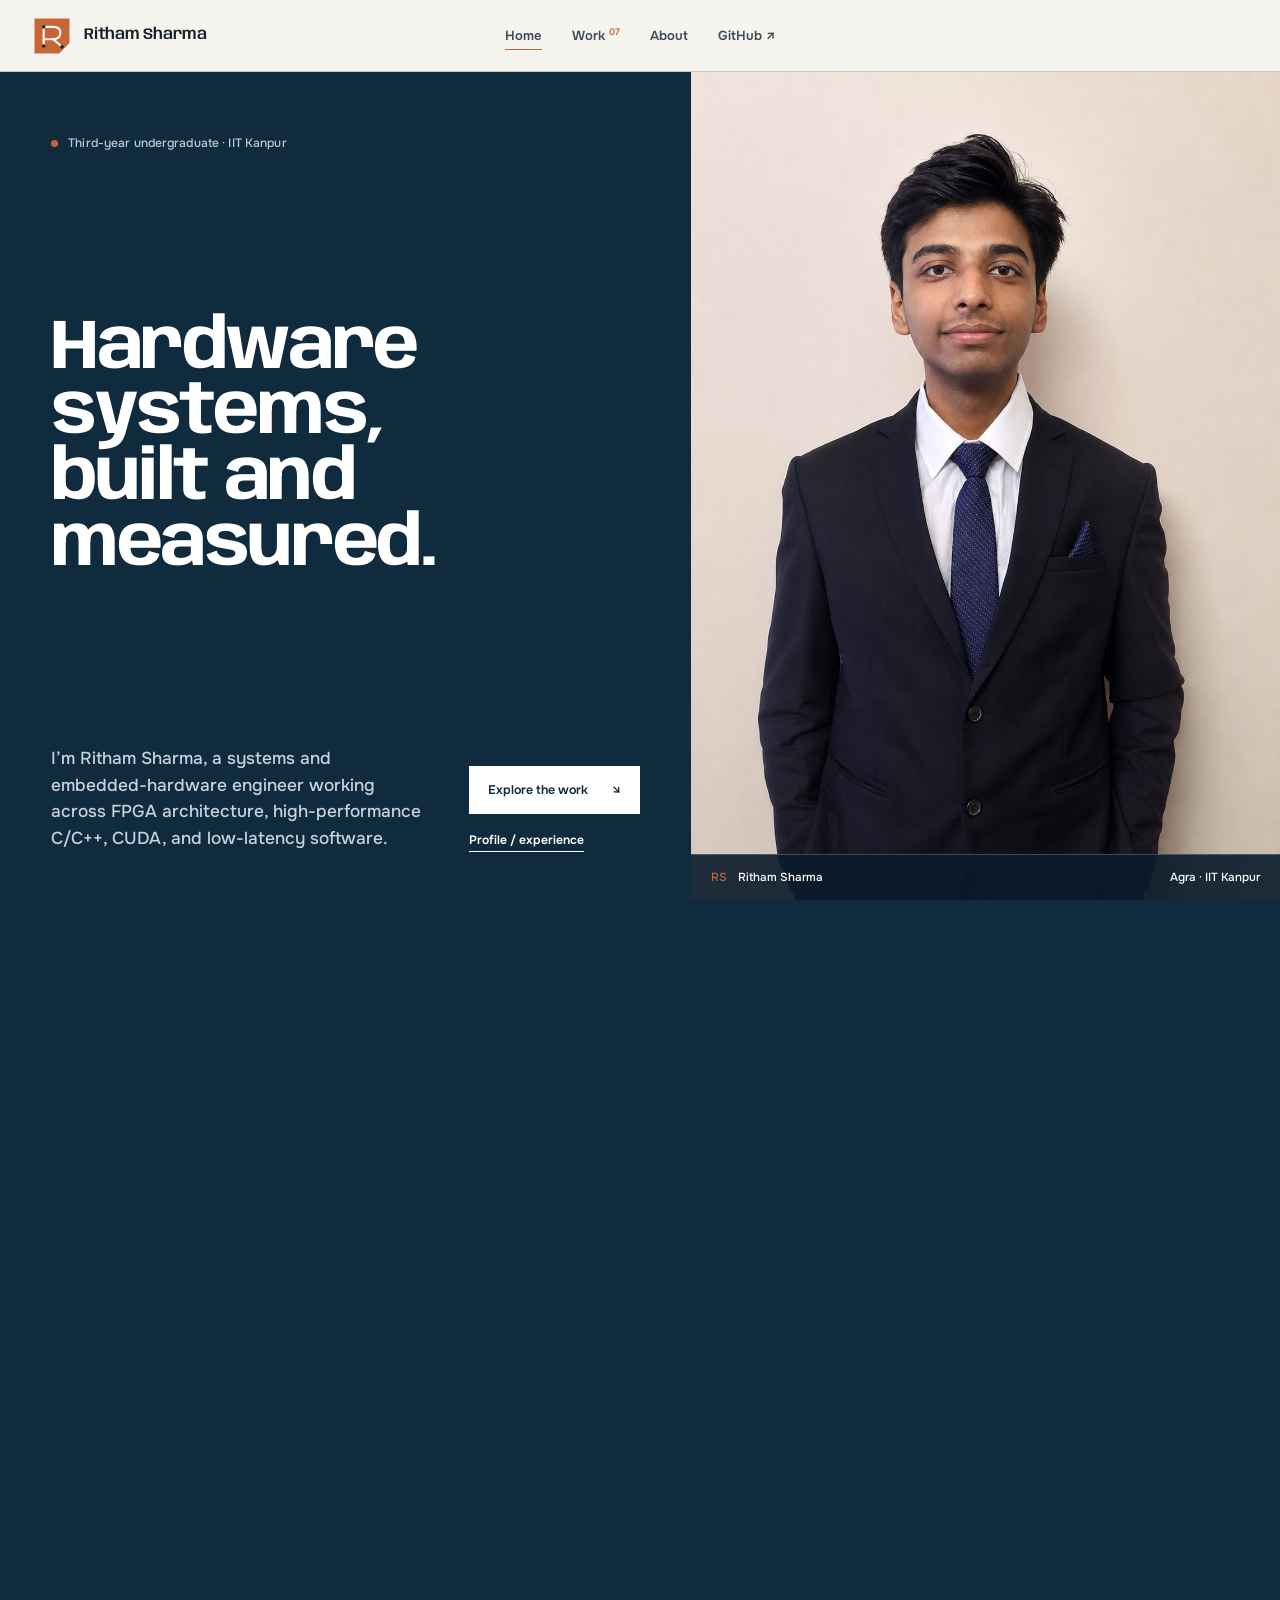
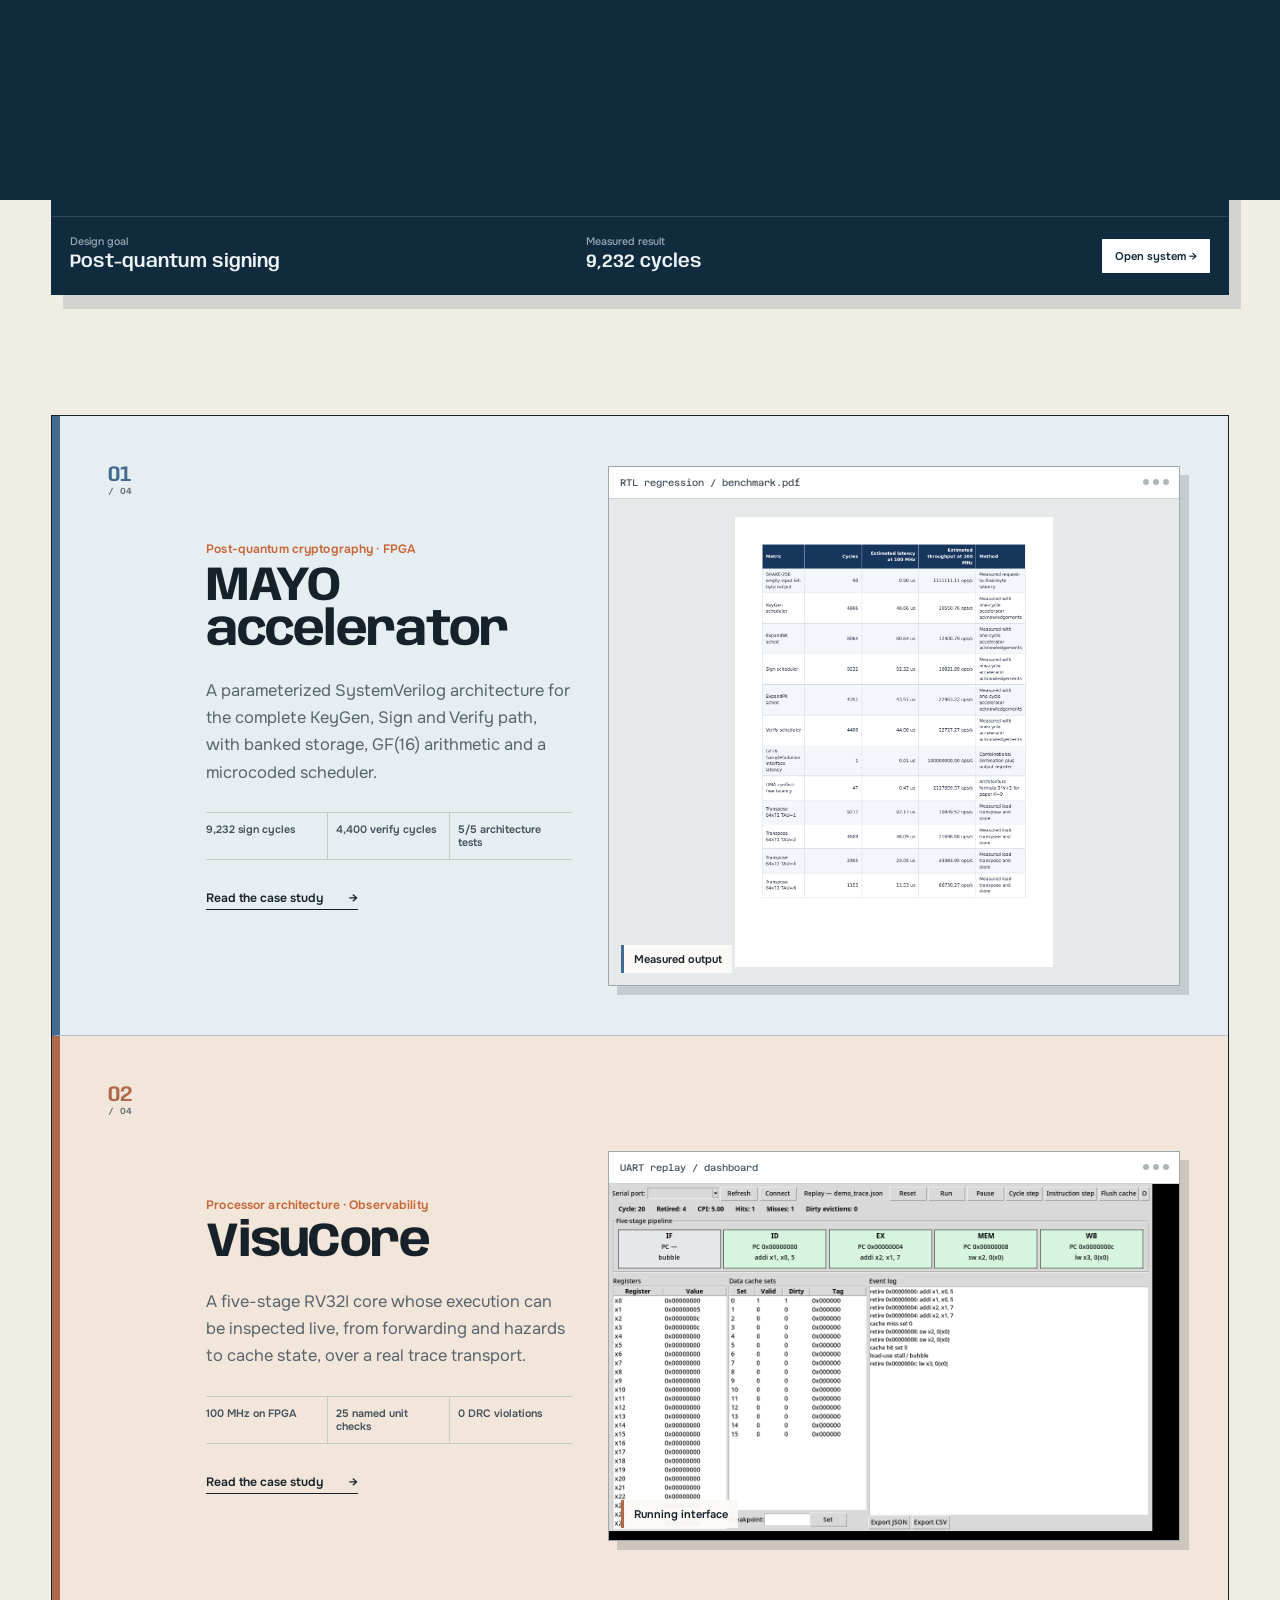
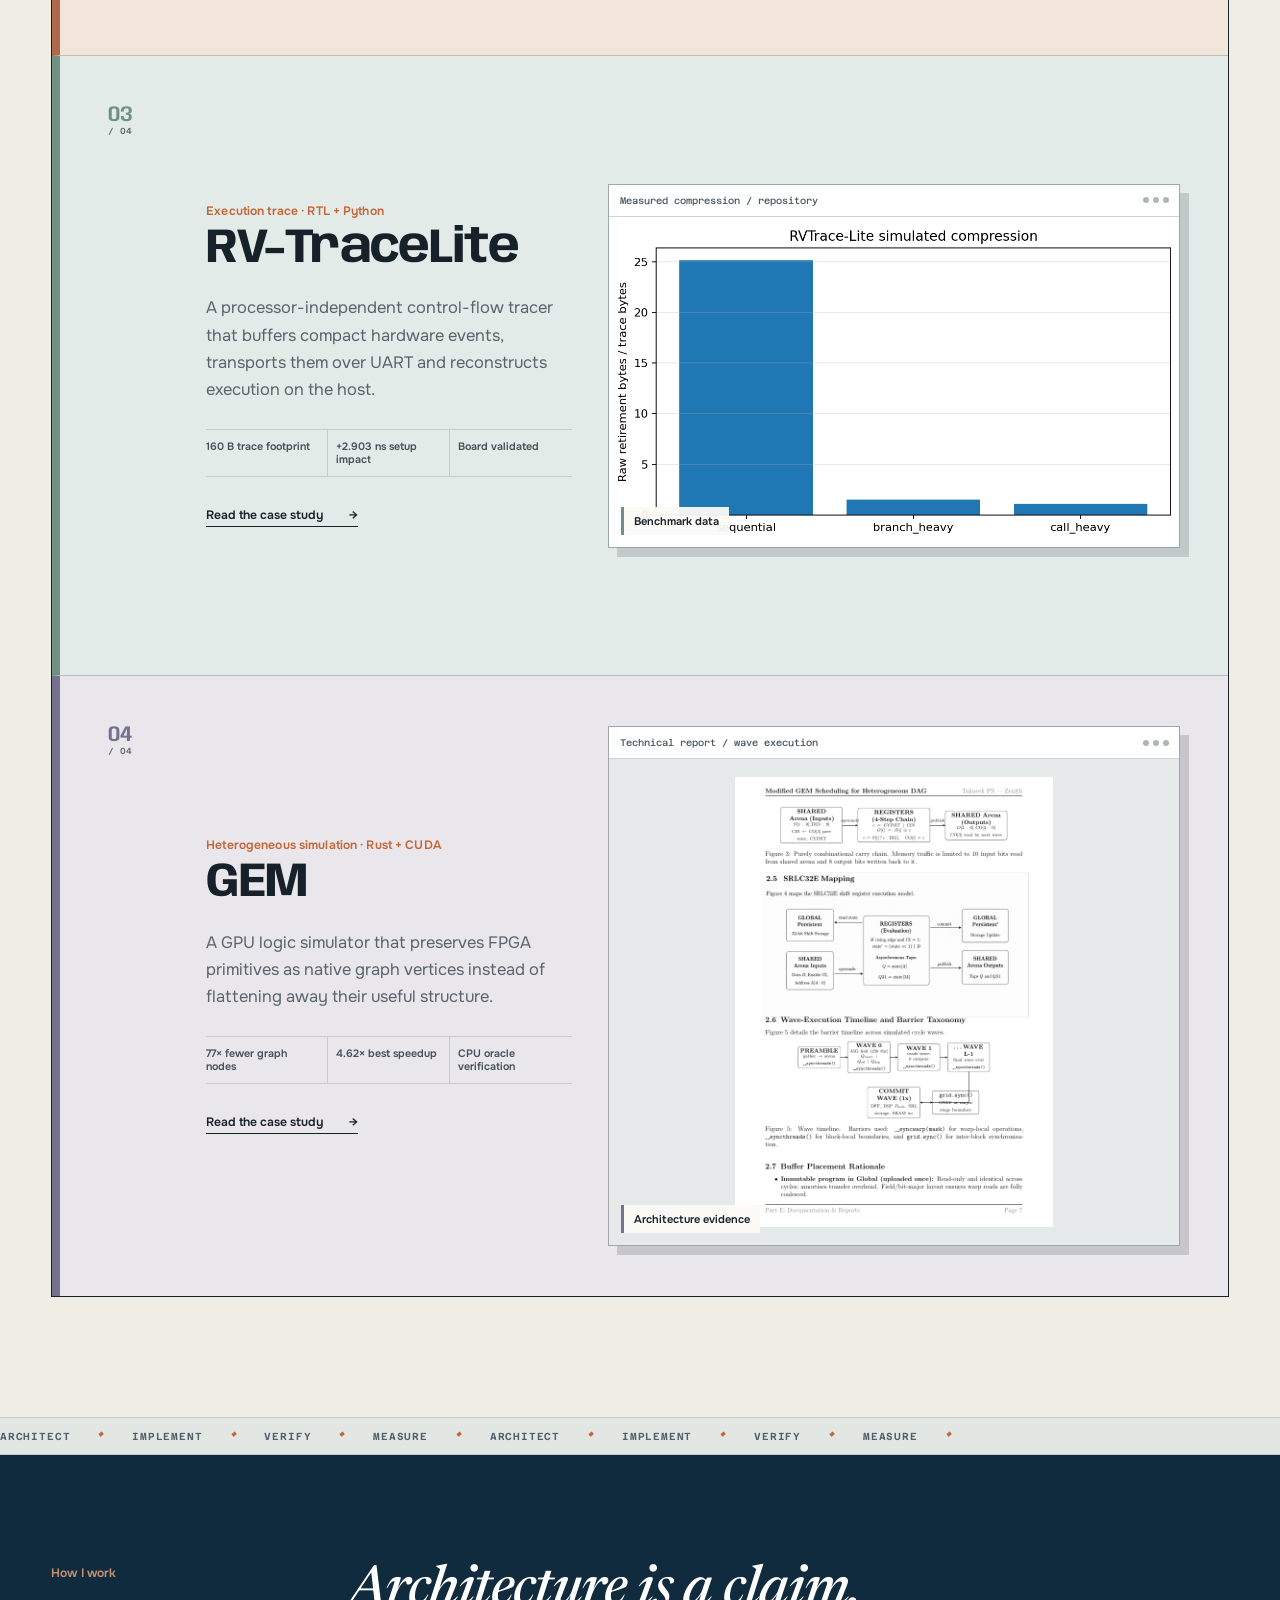
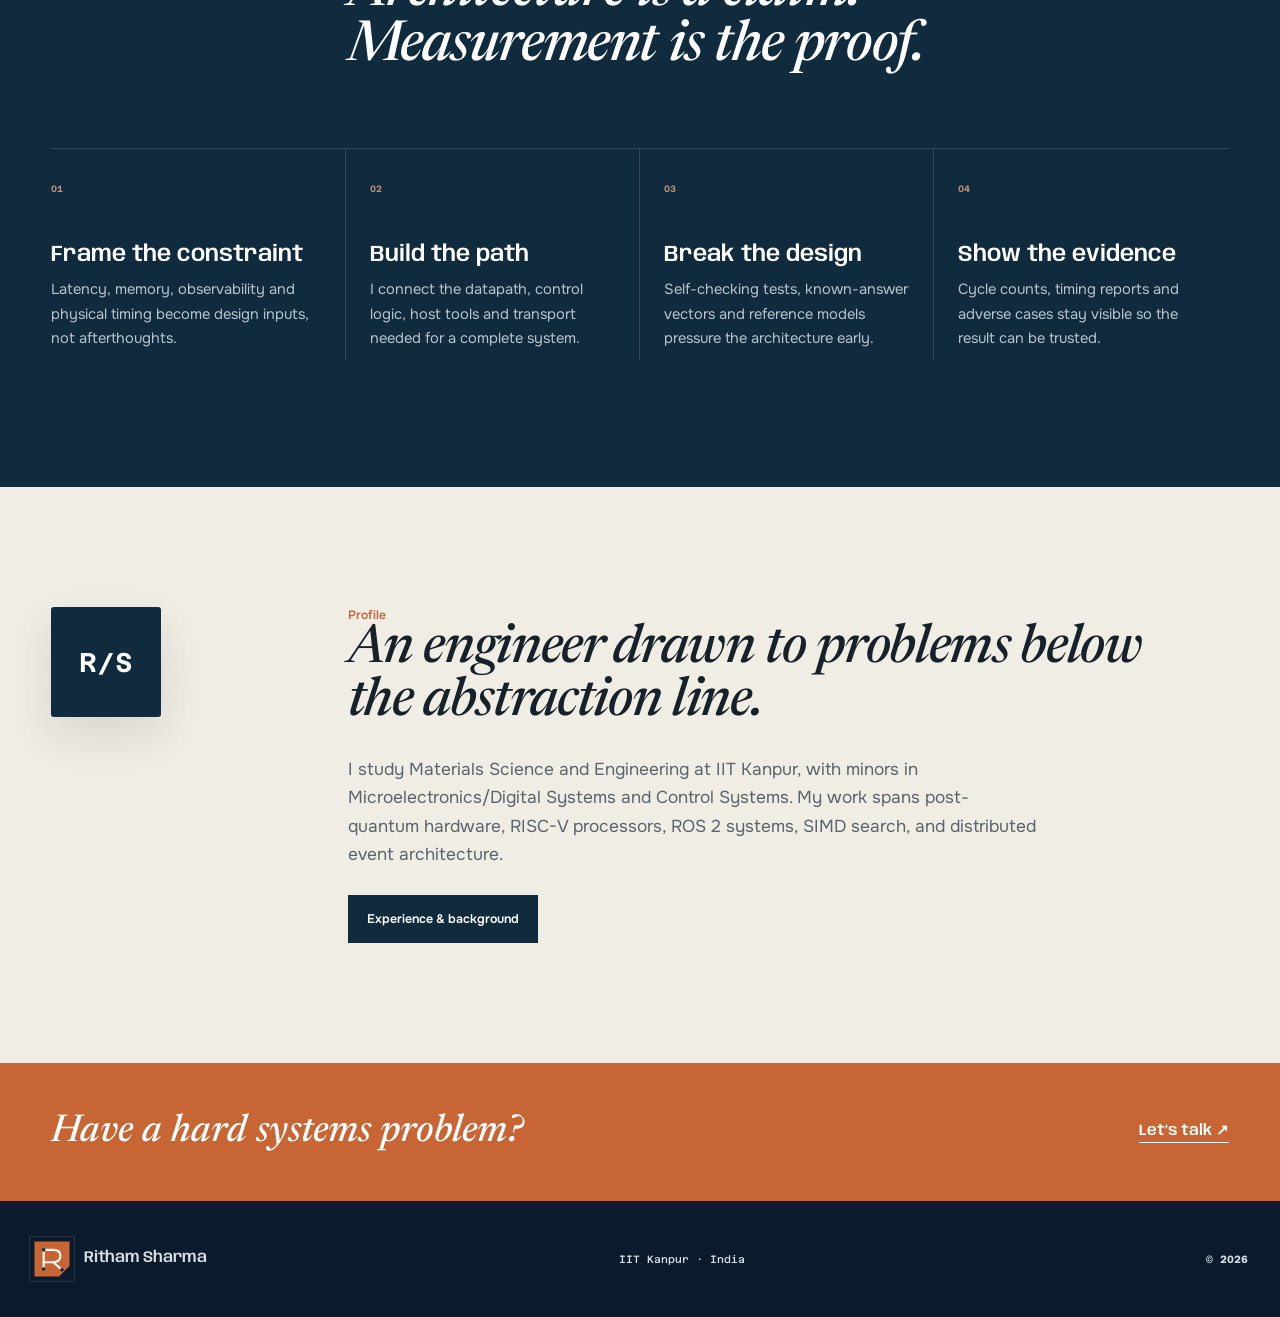
<file: index.html>
<!doctype html>
<html lang="en">
<head>
  <meta charset="utf-8">
  <meta name="viewport" content="width=device-width,initial-scale=1">
  <meta name="description" content="Ritham Sharma, a hardware and systems engineer building FPGA accelerators, processors and performance-critical software.">
  <meta name="robots" content="index, follow">
  <meta name="theme-color" content="#091318">
  <link rel="canonical" href="https://rithamsharma.github.io/">
  <link rel="manifest" href="site.webmanifest">
  <meta property="og:type" content="website">
  <meta property="og:title" content="Ritham Sharma | Hardware & Systems Engineer">
  <meta property="og:description" content="FPGA architecture, processor systems, embedded hardware and performance-critical software.">
  <meta property="og:url" content="https://rithamsharma.github.io/">
  <meta property="og:image" content="https://rithamsharma.github.io/assets/ritham-portrait.jpeg">
  <meta name="twitter:card" content="summary_large_image">
  <title>Ritham Sharma | Hardware & Systems Engineer</title>
  <script>document.documentElement.classList.add('js')</script>
  <link rel="preconnect" href="https://fonts.googleapis.com">
  <link rel="preconnect" href="https://fonts.gstatic.com" crossorigin>
  <link href="https://fonts.googleapis.com/css2?family=Anybody:wght%40500;600;700&family=Azeret+Mono:wght%40400;500;600&family=Newsreader:ital,opsz,wght%400,6..72,500;1,6..72,500&family=Onest:wght%40400;500;600&display=swap" rel="stylesheet">
  <link rel="icon" href="assets/favicon.svg" type="image/svg+xml">
  <link rel="stylesheet" href="styles.css">
  <script type="application/ld+json">{"@context":"https://schema.org","@type":"Person","name":"Ritham Sharma","url":"https://rithamsharma.github.io/","image":"https://rithamsharma.github.io/assets/ritham-portrait.jpeg","sameAs":["https://github.com/RithamSharma","https://www.linkedin.com/in/ritham-sharma123/"],"alumniOf":{"@type":"CollegeOrUniversity","name":"Indian Institute of Technology Kanpur"},"knowsAbout":["FPGA architecture","SystemVerilog","embedded systems","computer architecture","high-performance C++","CUDA","RISC-V"]}</script>
</head>
<body data-page="home">
<div class="page-wipe" aria-hidden="true"></div><div class="progress" aria-hidden="true"></div><a class="skip" href="#main">Skip to content</a>
<header class="header">
  <a class="logo" href="index.html"><img class="brand-mark" src="assets/brand-mark.svg" alt=""><span>Ritham Sharma</span></a>
  <nav id="site-nav"><a class="current" href="index.html">Home</a><a href="work.html">Work <sup>07</sup></a><a href="about.html">About</a><a href="https://github.com/RithamSharma" target="_blank" rel="noreferrer">GitHub ↗</a></nav>
  <button class="menu" type="button" aria-expanded="false" aria-controls="site-nav">Menu</button>
</header>
<main id="main">
  <section class="home-hero">
    <div class="hero-copy">
      <div class="eyebrow"><span class="status-dot"></span> Third-year undergraduate · IIT Kanpur</div>
      <h1 data-split>Hardware systems,<br>built and measured.</h1>
      <div class="hero-bottom">
        <p class="hero-deck">I’m Ritham Sharma, a systems and embedded-hardware engineer working across FPGA architecture, high-performance C/C++, CUDA, and low-latency software.</p>
        <div class="hero-actions"><a class="action light" href="work.html">Explore the work <span>↘</span></a><a class="text-action" href="about.html">Profile / experience</a></div>
      </div>
    </div>
    <figure class="portrait">
      <img src="assets/ritham-portrait.jpeg" alt="Ritham Sharma wearing a dark suit" width="1051" height="1496">
      <div class="portrait-grid" aria-hidden="true"></div>
      <figcaption><span><i>RS</i> Ritham Sharma</span><span>Agra · IIT Kanpur</span></figcaption>
      <div class="scope-line" aria-hidden="true"><i></i></div>
    </figure>
  </section>

  <section class="manifesto wrap">
    <p class="section-name">Selected systems / 2025 to 2026</p>
    <div><h2 data-split>Not mockups.<br>Working evidence.</h2><p>Every project below is shown through an artifact it produced: a regression report, a live replay dashboard, a measured compression plot or a technical execution diagram.</p></div>
  </section>

  <section class="systems-console wrap" aria-labelledby="console-title">
    <div class="console-head"><div><p class="section-name">Interactive systems map</p><h2 id="console-title">Inspect the signal path.</h2></div><p>Select a build to see how information moves through it. This is a functional overview of the architecture, not a decorative diagram.</p></div>
    <div class="console-shell">
      <div class="console-tabs" role="tablist" aria-label="Projects">
        <button class="active" type="button" role="tab" aria-selected="true" data-system="mayo"><span>01</span>MAYO</button>
        <button type="button" role="tab" aria-selected="false" data-system="visucore"><span>02</span>VisuCore</button>
        <button type="button" role="tab" aria-selected="false" data-system="rvtrace"><span>03</span>RV-TraceLite</button>
        <button type="button" role="tab" aria-selected="false" data-system="gem"><span>04</span>GEM</button>
      </div>
      <div class="console-view">
        <div class="console-toolbar"><span><i></i> Architecture online</span><span id="console-clock">CLK 100 MHz</span></div>
        <canvas id="signal-canvas" width="1100" height="260" aria-label="Animated signal path visualization"></canvas>
        <div class="signal-flow" id="signal-flow"><span>Message</span><b>→</b><span>SHAKE-256</span><b>→</b><span>GF(16)</span><b>→</b><span>Signature</span></div>
        <div class="console-readout"><div><small>Design goal</small><strong id="console-goal">Post-quantum signing</strong></div><div><small>Measured result</small><strong id="console-result">9,232 cycles</strong></div><a id="console-link" href="mayo.html">Open system →</a></div>
      </div>
    </div>
  </section>

  <section class="project-ledger">
    <article class="ledger-project ledger-blue" id="project-mayo">
      <div class="project-number">01 <span>/ 04</span></div>
      <div class="project-copy"><p class="kicker">Post-quantum cryptography · FPGA</p><h3>MAYO accelerator</h3><p>A parameterized SystemVerilog architecture for the complete KeyGen, Sign and Verify path, with banked storage, GF(16) arithmetic and a microcoded scheduler.</p><ul><li>9,232 sign cycles</li><li>4,400 verify cycles</li><li>5/5 architecture tests</li></ul><a href="mayo.html">Read the case study <span>→</span></a></div>
      <a class="artifact-window" href="mayo.html"><span class="window-bar">RTL regression / benchmark.pdf <i></i></span><img src="assets/mayo-benchmark.png" alt="MAYO benchmark report showing cycle measurements"><em>Measured output</em></a>
    </article>
    <article class="ledger-project ledger-orange" id="project-visucore">
      <div class="project-number">02 <span>/ 04</span></div>
      <div class="project-copy"><p class="kicker">Processor architecture · Observability</p><h3>VisuCore</h3><p>A five-stage RV32I core whose execution can be inspected live, from forwarding and hazards to cache state, over a real trace transport.</p><ul><li>100 MHz on FPGA</li><li>25 named unit checks</li><li>0 DRC violations</li></ul><a href="visucore.html">Read the case study <span>→</span></a></div>
      <a class="artifact-window wide" href="visucore.html"><span class="window-bar">UART replay / dashboard <i></i></span><img src="assets/visucore-dashboard.png" alt="VisuCore dashboard showing pipeline and register state"><em>Running interface</em></a>
    </article>
    <article class="ledger-project ledger-mint" id="project-rvtrace">
      <div class="project-number">03 <span>/ 04</span></div>
      <div class="project-copy"><p class="kicker">Execution trace · RTL + Python</p><h3>RV-TraceLite</h3><p>A processor-independent control-flow tracer that buffers compact hardware events, transports them over UART and reconstructs execution on the host.</p><ul><li>160 B trace footprint</li><li>+2.903 ns setup impact</li><li>Board validated</li></ul><a href="rvtrace.html">Read the case study <span>→</span></a></div>
      <a class="artifact-window wide" href="rvtrace.html"><span class="window-bar">Measured compression / repository <i></i></span><img src="assets/rv-trace-compression.png" alt="RV-TraceLite measured compression chart"><em>Benchmark data</em></a>
    </article>
    <article class="ledger-project ledger-violet" id="project-gem">
      <div class="project-number">04 <span>/ 04</span></div>
      <div class="project-copy"><p class="kicker">Heterogeneous simulation · Rust + CUDA</p><h3>GEM</h3><p>A GPU logic simulator that preserves FPGA primitives as native graph vertices instead of flattening away their useful structure.</p><ul><li>77× fewer graph nodes</li><li>4.62× best speedup</li><li>CPU oracle verification</li></ul><a href="gem.html">Read the case study <span>→</span></a></div>
      <a class="artifact-window" href="gem.html"><span class="window-bar">Technical report / wave execution <i></i></span><img src="assets/gem-report.png" alt="GEM report showing GPU wave execution"><em>Architecture evidence</em></a>
    </article>
  </section>

  <div class="kinetic-strip" aria-hidden="true"><div><span>ARCHITECT</span><i>◆</i><span>IMPLEMENT</span><i>◆</i><span>VERIFY</span><i>◆</i><span>MEASURE</span><i>◆</i><span>ARCHITECT</span><i>◆</i><span>IMPLEMENT</span><i>◆</i><span>VERIFY</span><i>◆</i><span>MEASURE</span><i>◆</i></div></div>

  <nav class="chapter-nav" aria-label="Project chapters"><a href="#project-mayo"><span>01</span><b>MAYO</b></a><a href="#project-visucore"><span>02</span><b>VisuCore</b></a><a href="#project-rvtrace"><span>03</span><b>TraceLite</b></a><a href="#project-gem"><span>04</span><b>GEM</b></a></nav>

  <section class="practice">
    <div class="wrap practice-head"><p class="section-name">How I work</p><h2>Architecture is a claim.<br>Measurement is the proof.</h2></div>
    <ol class="practice-steps wrap">
      <li><span>01</span><h3>Frame the constraint</h3><p>Latency, memory, observability and physical timing become design inputs, not afterthoughts.</p></li>
      <li><span>02</span><h3>Build the path</h3><p>I connect the datapath, control logic, host tools and transport needed for a complete system.</p></li>
      <li><span>03</span><h3>Break the design</h3><p>Self-checking tests, known-answer vectors and reference models pressure the architecture early.</p></li>
      <li><span>04</span><h3>Show the evidence</h3><p>Cycle counts, timing reports and adverse cases stay visible so the result can be trusted.</p></li>
    </ol>
  </section>

  <section class="home-profile wrap">
    <div class="profile-mark">R/S</div>
    <div><p class="section-name">Profile</p><h2>An engineer drawn to problems below the abstraction line.</h2><p>I study Materials Science and Engineering at IIT Kanpur, with minors in Microelectronics/Digital Systems and Control Systems. My work spans post-quantum hardware, RISC-V processors, ROS 2 systems, SIMD search, and distributed event architecture.</p><a class="action dark" href="about.html">Experience & background</a></div>
  </section>
  <section class="contact-band"><p>Have a hard systems problem?</p><a href="https://www.linkedin.com/in/ritham-sharma123/" target="_blank" rel="noreferrer">Let’s talk <span>↗</span></a></section>
</main>
<footer><a class="logo" href="index.html"><img class="brand-mark" src="assets/brand-mark.svg" alt=""><span>Ritham Sharma</span></a><span>IIT Kanpur · India</span><span>© <b class="year">2026</b></span></footer>
<div class="lightbox" role="dialog" aria-modal="true" aria-label="Project artifact" hidden><button type="button" aria-label="Close image">Close</button><img alt=""></div>
<script src="app.js"></script>
</body></html>
</file>
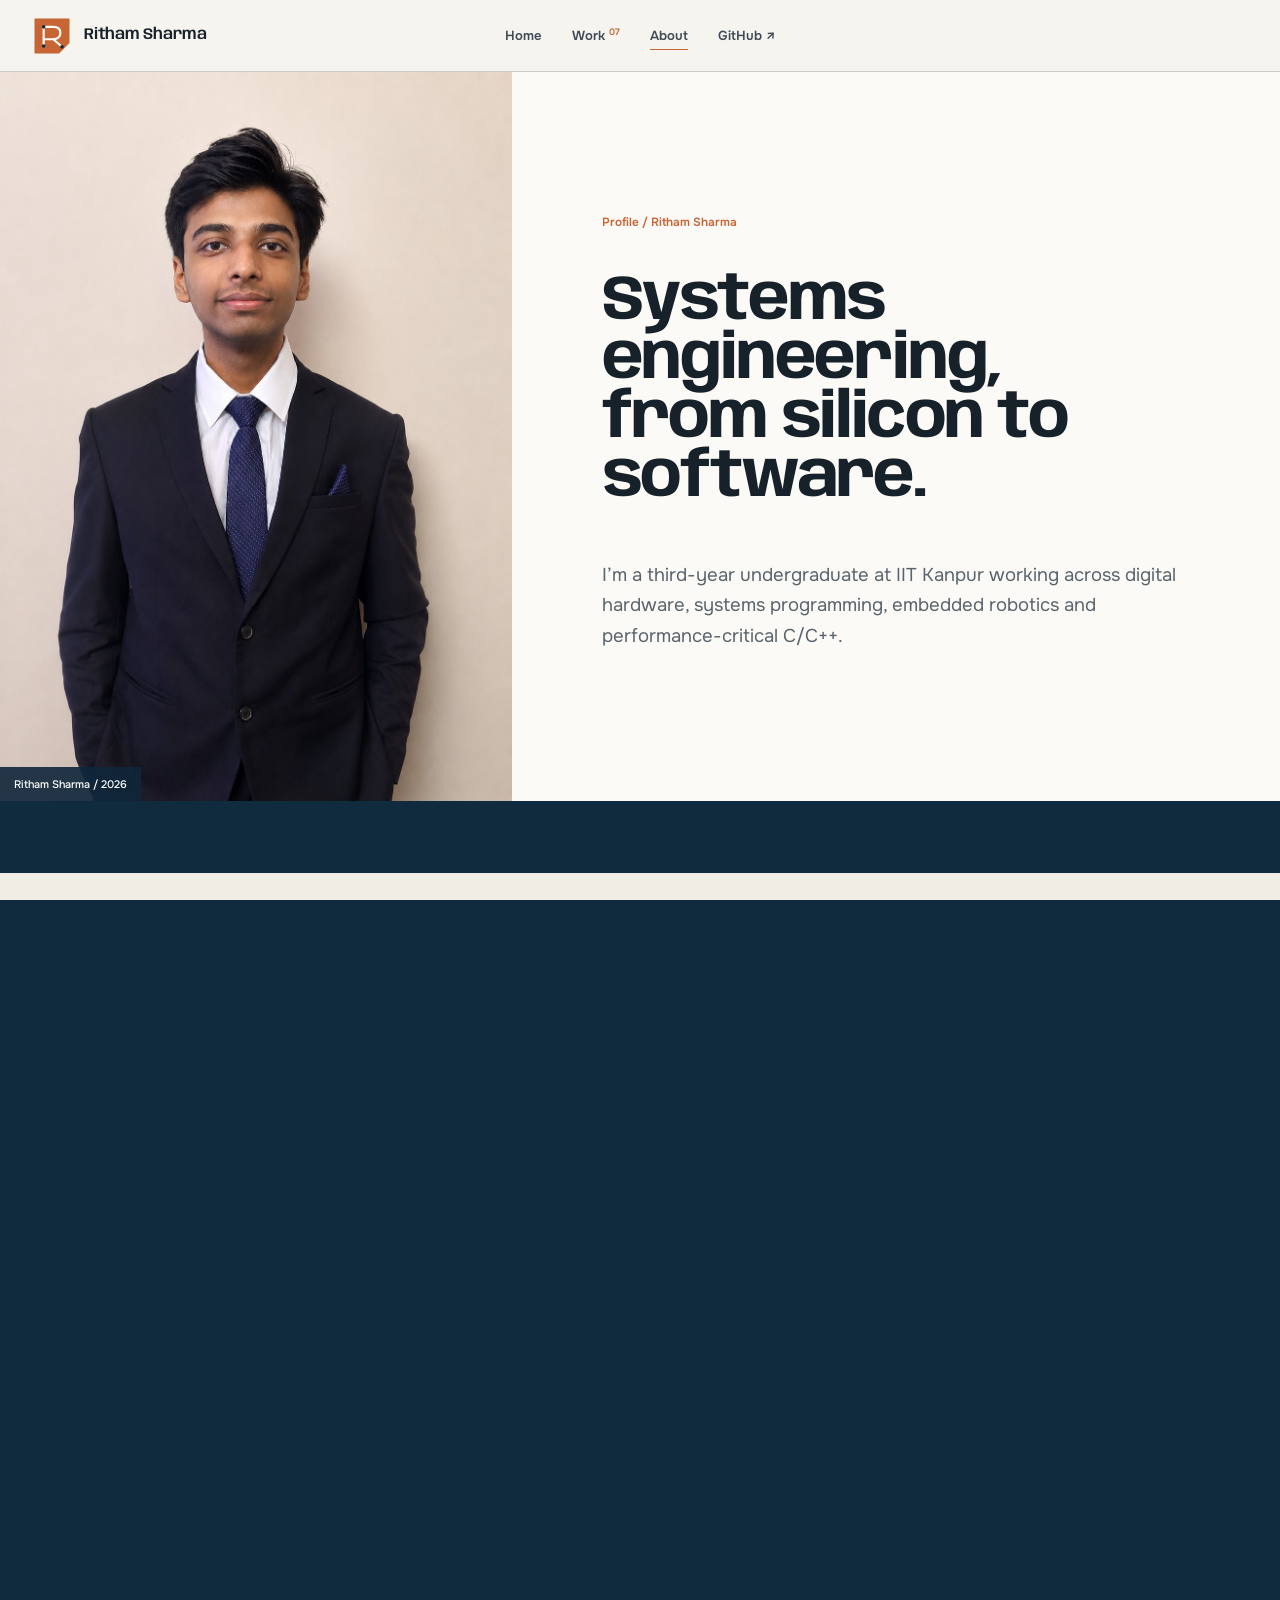
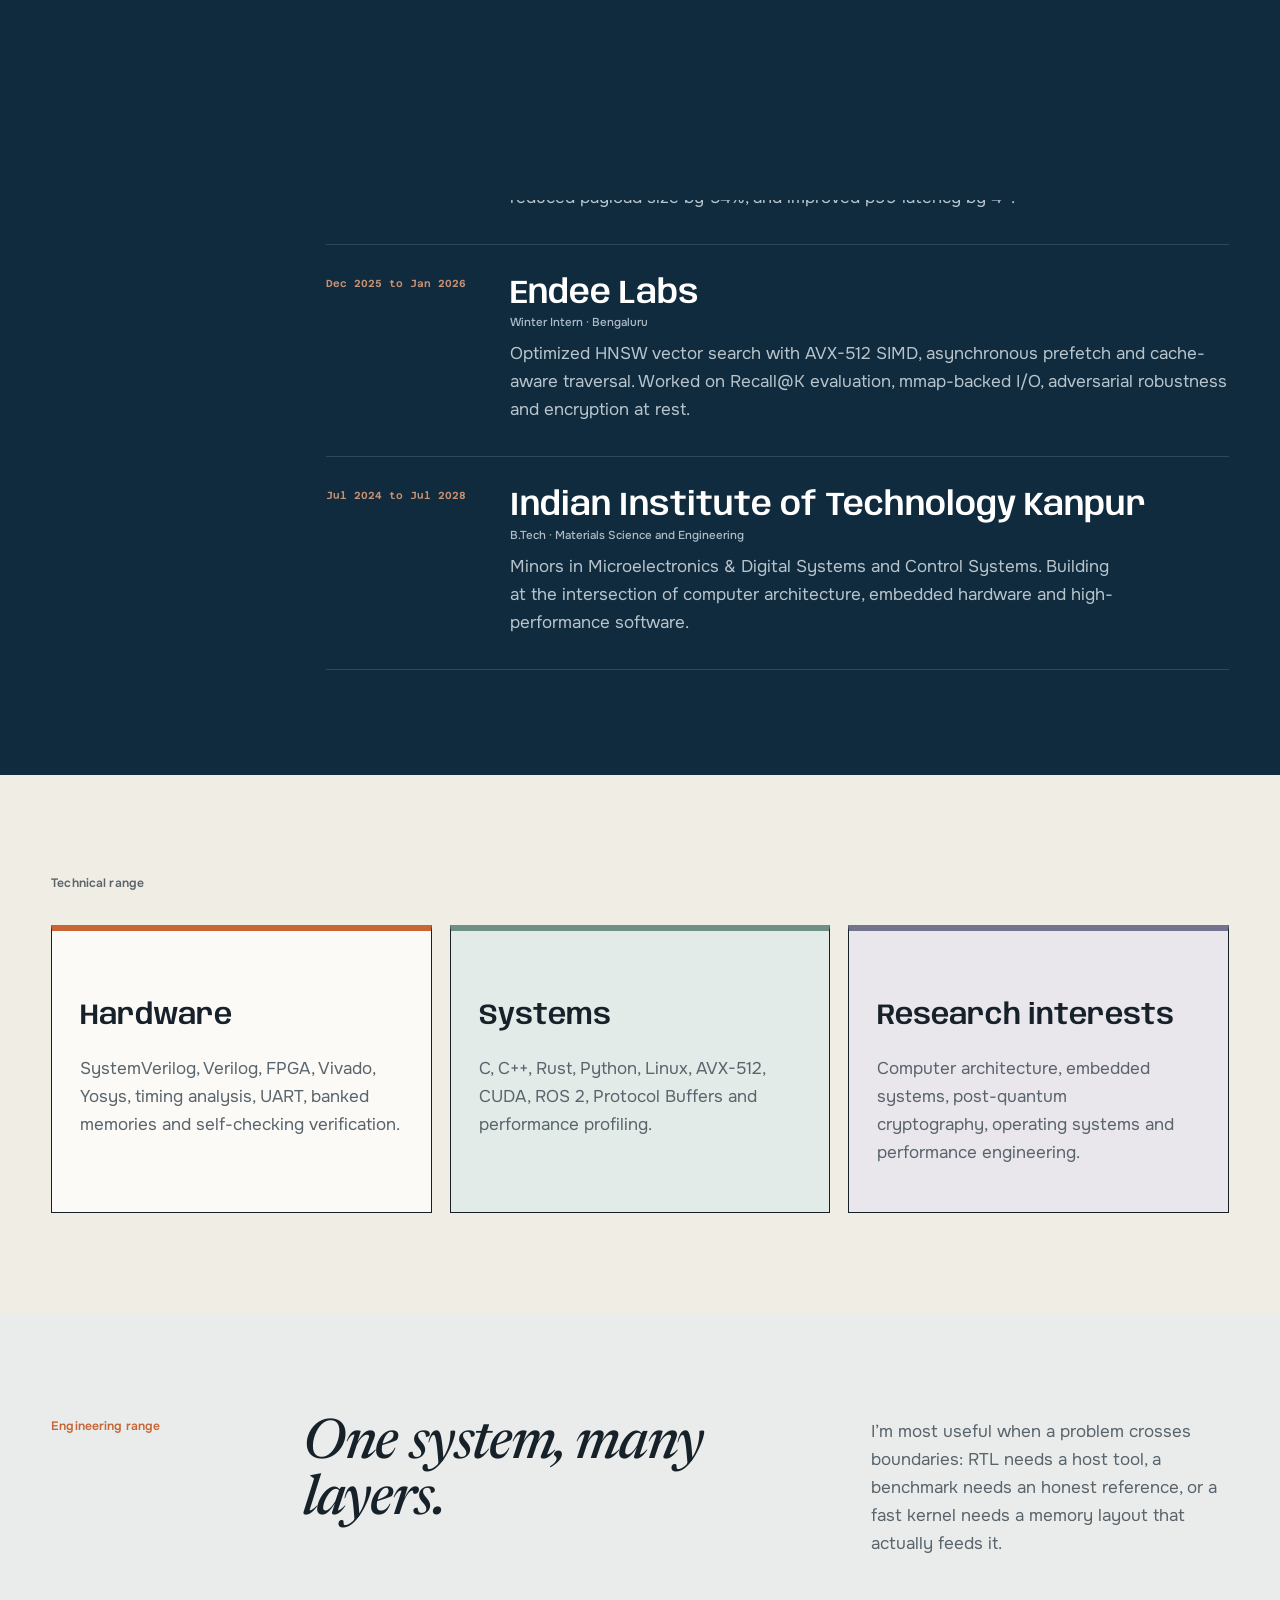
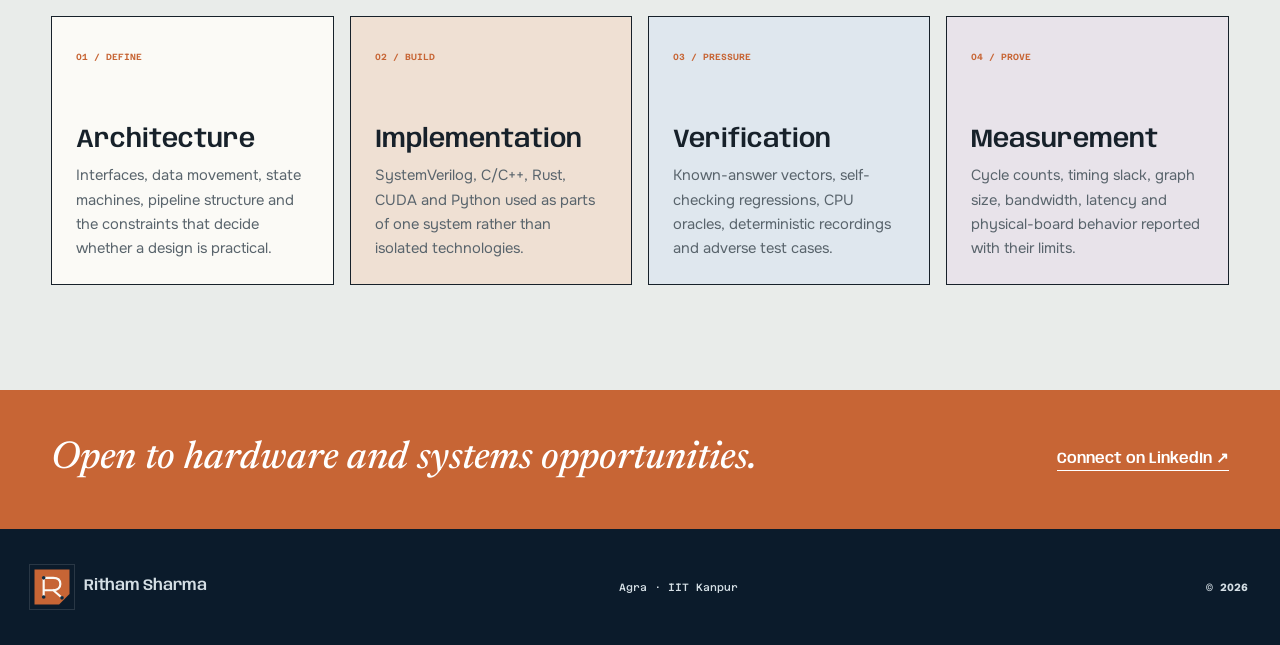
<file: about.html>
<!doctype html>
<html lang="en">
<head>
  <meta charset="utf-8">
  <meta name="viewport" content="width=device-width,initial-scale=1">
  <meta name="description" content="About Ritham Sharma, an IIT Kanpur undergraduate working across hardware architecture, embedded systems and performance-critical software.">
  <meta name="theme-color" content="#f5f4ef">
  <meta name="robots" content="index, follow">
  <link rel="canonical" href="https://rithamsharma.github.io/about.html">
  <title>About | Ritham Sharma</title>
  <script>document.documentElement.classList.add('js')</script>
  <link rel="preconnect" href="https://fonts.googleapis.com">
  <link rel="preconnect" href="https://fonts.gstatic.com" crossorigin>
  <link href="https://fonts.googleapis.com/css2?family=Anybody:wght%40500;600;700&family=Azeret+Mono:wght%40400;500;600&family=Newsreader:ital,opsz,wght%400,6..72,500;1,6..72,500&family=Onest:wght%40400;500;600&display=swap" rel="stylesheet">
  <link rel="icon" href="assets/favicon.svg" type="image/svg+xml">
  <link rel="stylesheet" href="styles.css">
</head>
<body data-page="about">
<div class="page-wipe" aria-hidden="true"></div><div class="progress" aria-hidden="true"></div><a class="skip" href="#main">Skip to content</a>
<header class="header">
  <a class="logo" href="index.html"><img class="brand-mark" src="assets/brand-mark.svg" alt=""><span>Ritham Sharma</span></a>
  <nav id="site-nav"><a href="index.html">Home</a><a href="work.html">Work <sup>07</sup></a><a class="current" href="about.html">About</a><a href="https://github.com/RithamSharma" target="_blank" rel="noreferrer">GitHub ↗</a></nav>
  <button class="menu" type="button" aria-expanded="false" aria-controls="site-nav">Menu</button>
</header>
<main id="main">
  <section class="about-hero">
    <figure><img src="assets/ritham-portrait.jpeg" alt="Ritham Sharma wearing a dark suit" width="1051" height="1496"></figure>
    <div><p>Profile / Ritham Sharma</p><h1 data-split>Systems engineering,<br>from silicon to software.</h1><p>I’m a third-year undergraduate at IIT Kanpur working across digital hardware, systems programming, embedded robotics and performance-critical C/C++.</p></div>
  </section>
  <dl class="about-facts">
    <div><dt>IIT Kanpur</dt><dd>B.Tech · 2024 to 2028</dd></div>
    <div><dt>2 minors</dt><dd>Digital systems + control</dd></div>
    <div><dt>1692</dt><dd>Codeforces Expert · max</dd></div>
    <div><dt>2 internships</dt><dd>Systems engineering</dd></div>
  </dl>
  <section class="bio wrap">
    <p class="section-name">Profile</p>
    <div><p class="big-copy">I’m interested in what happens beneath the abstraction layer, where software meets timing, memory traffic, physical resources and real hardware.</p><div class="bio-columns"><p>My work spans SystemVerilog RTL, FPGA implementation, high-performance C/C++, CUDA, Rust and Python. I enjoy carrying an idea from architecture through verification, benchmarking and reproducible evidence.</p><p>Alongside a B.Tech in Materials Science and Engineering, I’m pursuing minors in Microelectronics &amp; Digital Systems and Control Systems. My current interests include operating systems, embedded/ROS 2 systems and low-latency computing.</p></div></div>
  </section>
  <section class="experience-block">
    <div class="wrap"><p class="section-name">Experience &amp; education</p><div class="timeline">
      <article><time>May to Jun 2026</time><div><h2>Eldor</h2><h3>System Software Engineer Intern · Remote</h3><p>Designed a versioned, traceable event architecture for distributed AI agents. Evaluated five serialization formats, migrated the critical path from JSON to Protocol Buffers, reduced payload size by 54%, and improved p99 latency by 4×.</p></div></article>
      <article><time>Dec 2025 to Jan 2026</time><div><h2>Endee Labs</h2><h3>Winter Intern · Bengaluru</h3><p>Optimized HNSW vector search with AVX-512 SIMD, asynchronous prefetch and cache-aware traversal. Worked on Recall@K evaluation, mmap-backed I/O, adversarial robustness and encryption at rest.</p></div></article>
      <article><time>Jul 2024 to Jul 2028</time><div><h2>Indian Institute of Technology Kanpur</h2><h3>B.Tech · Materials Science and Engineering</h3><p>Minors in Microelectronics &amp; Digital Systems and Control Systems. Building at the intersection of computer architecture, embedded hardware and high-performance software.</p></div></article>
    </div></div>
  </section>
  <section class="capabilities wrap">
    <p class="section-name">Technical range</p>
    <div>
      <article><h2>Hardware</h2><p>SystemVerilog, Verilog, FPGA, Vivado, Yosys, timing analysis, UART, banked memories and self-checking verification.</p></article>
      <article><h2>Systems</h2><p>C, C++, Rust, Python, Linux, AVX-512, CUDA, ROS 2, Protocol Buffers and performance profiling.</p></article>
      <article><h2>Research interests</h2><p>Computer architecture, embedded systems, post-quantum cryptography, operating systems and performance engineering.</p></article>
    </div>
  </section>
  <section class="contact-band"><p>Open to hardware and systems opportunities.</p><a href="https://www.linkedin.com/in/ritham-sharma123/" target="_blank" rel="noreferrer">Connect on LinkedIn <span>↗</span></a></section>
</main>
<footer><a class="logo" href="index.html"><img class="brand-mark" src="assets/brand-mark.svg" alt=""><span>Ritham Sharma</span></a><span>Agra · IIT Kanpur</span><span>© <b class="year">2026</b></span></footer>
<script src="app.js"></script>
</body>
</html>
</file>
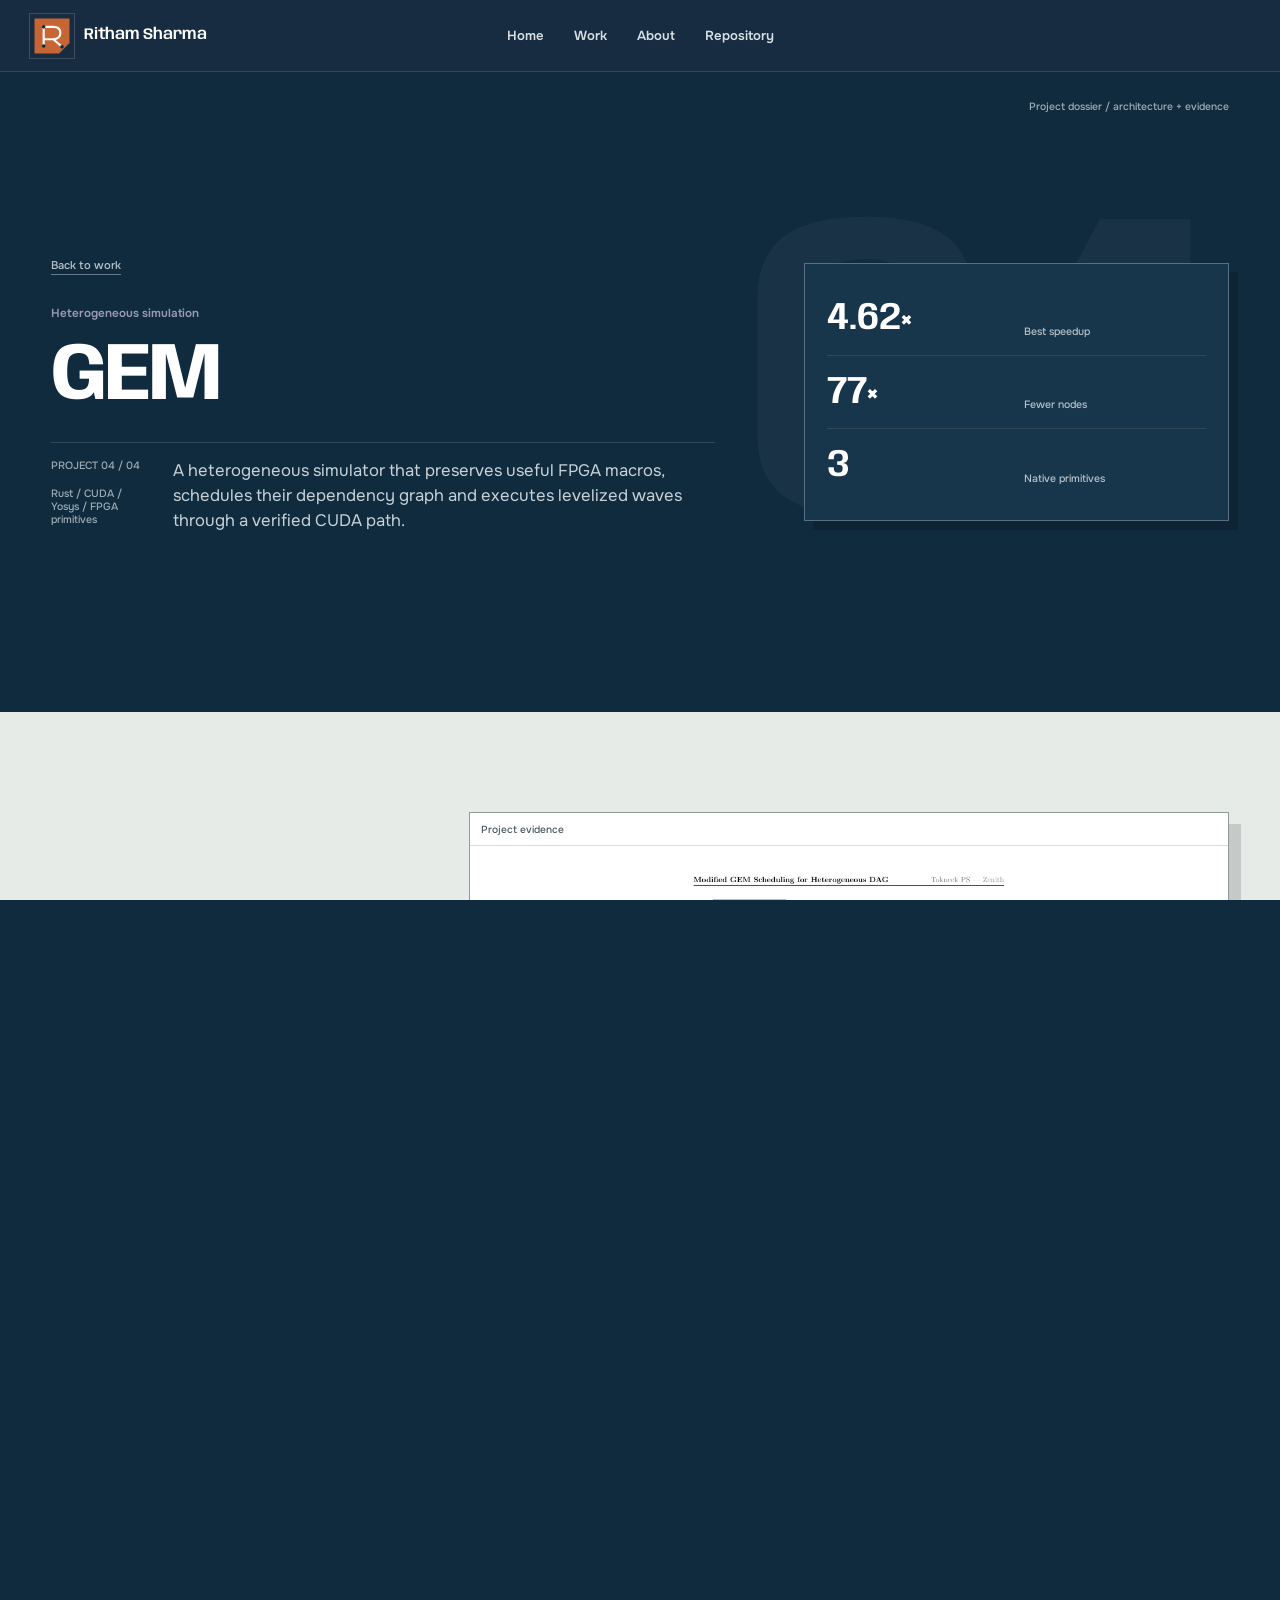
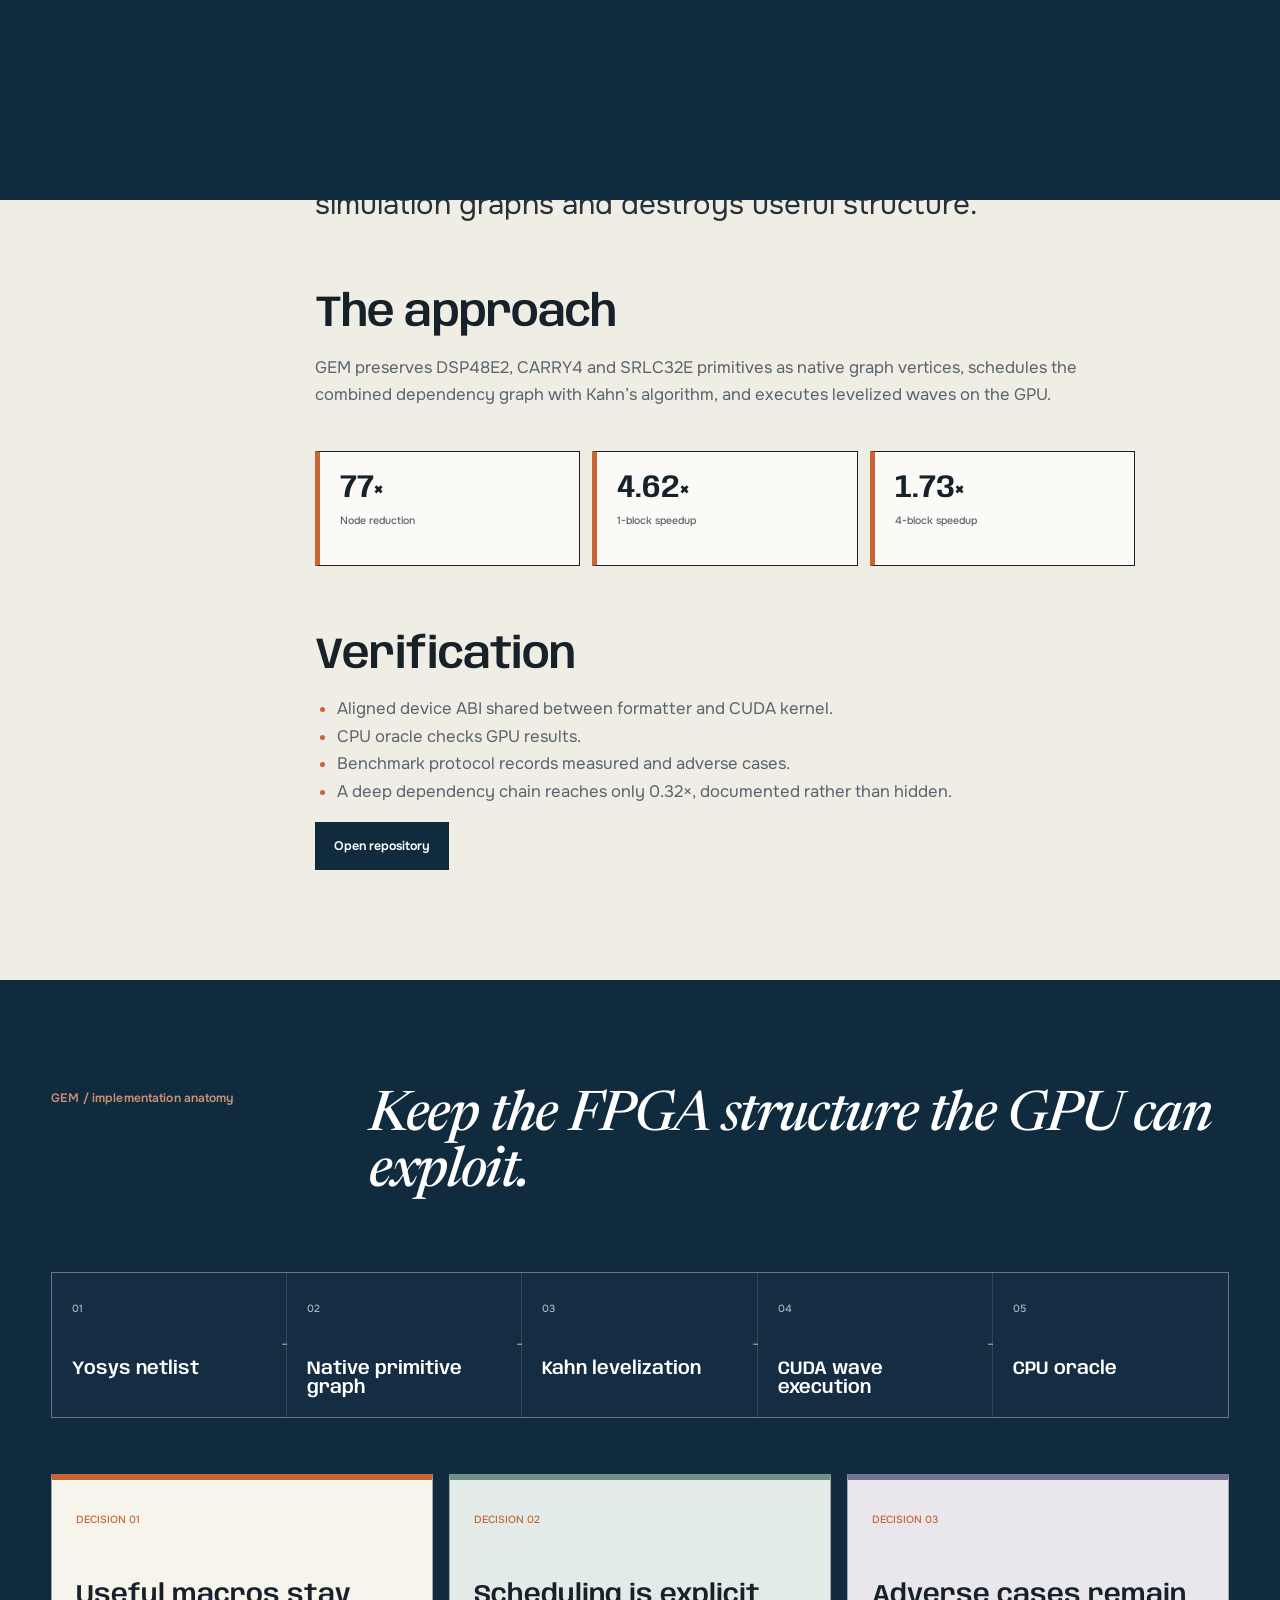
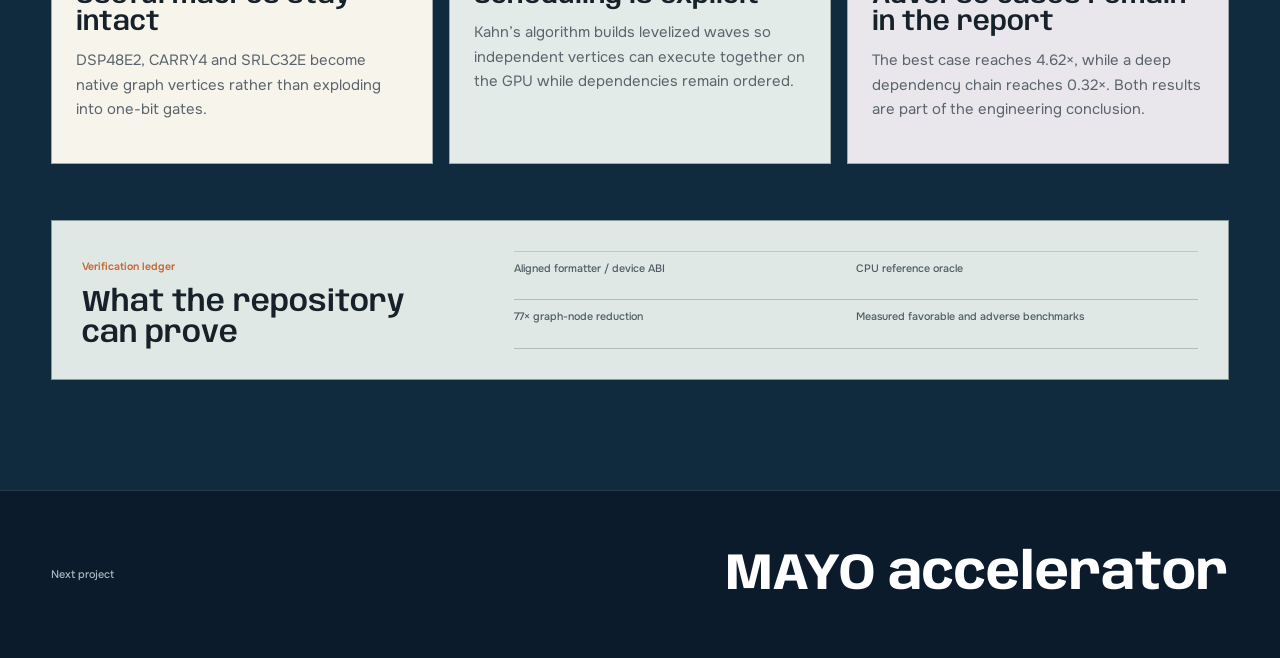
<file: gem.html>
<!doctype html><html lang="en"><head><meta charset="utf-8"><meta name="viewport" content="width=device-width,initial-scale=1"><meta name="description" content="GEM heterogeneous simulation case study by Ritham Sharma."><title>GEM | Ritham Sharma</title><script>document.documentElement.classList.add('js')</script><link rel="preconnect" href="https://fonts.googleapis.com"><link rel="preconnect" href="https://fonts.gstatic.com" crossorigin><link href="https://fonts.googleapis.com/css2?family=Anybody:wght%40500;600;700&family=Azeret+Mono:wght%40400;500;600&family=Newsreader:ital,opsz,wght%400,6..72,500;1,6..72,500&family=Onest:wght%40400;500;600&display=swap" rel="stylesheet"><link rel="stylesheet" href="styles.css"></head><body data-page="case"><div class="page-wipe"></div><div class="progress"></div><header class="header dark-head"><a class="logo" href="index.html"><img class="brand-mark" src="assets/brand-mark.svg" alt=""><span>Ritham Sharma</span></a><button class="menu" type="button" aria-expanded="false" aria-controls="site-nav">Menu</button><nav id="site-nav"><a href="index.html">Home</a><a href="work.html">Work</a><a href="about.html">About</a><a href="https://github.com/RithamSharma/GEM" target="_blank" rel="noreferrer">Repository</a></nav></header><main>
<section class="case-hero case-violet"><div><a class="back" href="work.html">Back to work</a><p>Heterogeneous simulation</p><h1 data-split>GEM</h1></div><dl><div><dt>4.62×</dt><dd>Best speedup</dd></div><div><dt>77×</dt><dd>Fewer nodes</dd></div><div><dt>3</dt><dd>Native primitives</dd></div></dl></section>
<section class="artifact-stage report-stage"><figure class="zoomable"><img src="assets/gem-report.png" alt="GEM report showing GPU wave execution and FPGA primitive mapping"><figcaption>Wave-execution timeline from the project’s technical report</figcaption></figure><p>Click the report to inspect it at full size.</p></section>
<section class="case-body wrap"><aside><p>Rust</p><p>CUDA</p><p>Yosys</p></aside><article><h2>The problem</h2><p class="big-copy">Flattening FPGA macros into one-bit gates inflates simulation graphs and destroys useful structure.</p><h2>The approach</h2><p>GEM preserves DSP48E2, CARRY4 and SRLC32E primitives as native graph vertices, schedules the combined dependency graph with Kahn’s algorithm, and executes levelized waves on the GPU.</p><div class="metrics"><div><strong>77×</strong><span>Node reduction</span></div><div><strong>4.62×</strong><span>1-block speedup</span></div><div><strong>1.73×</strong><span>4-block speedup</span></div></div><h2>Verification</h2><ul><li>Aligned device ABI shared between formatter and CUDA kernel.</li><li>CPU oracle checks GPU results.</li><li>Benchmark protocol records measured and adverse cases.</li><li>A deep dependency chain reaches only 0.32×, documented rather than hidden.</li></ul><a class="action dark" href="https://github.com/RithamSharma/GEM" target="_blank" rel="noreferrer">Open repository</a></article></section>
<a class="next-project" href="mayo.html"><span>Next project</span><strong>MAYO accelerator</strong></a></main><div class="lightbox" role="dialog" aria-modal="true" aria-label="Project artifact" hidden><button type="button">Close</button><img alt=""></div><script src="app.js"></script></body></html>
</file>
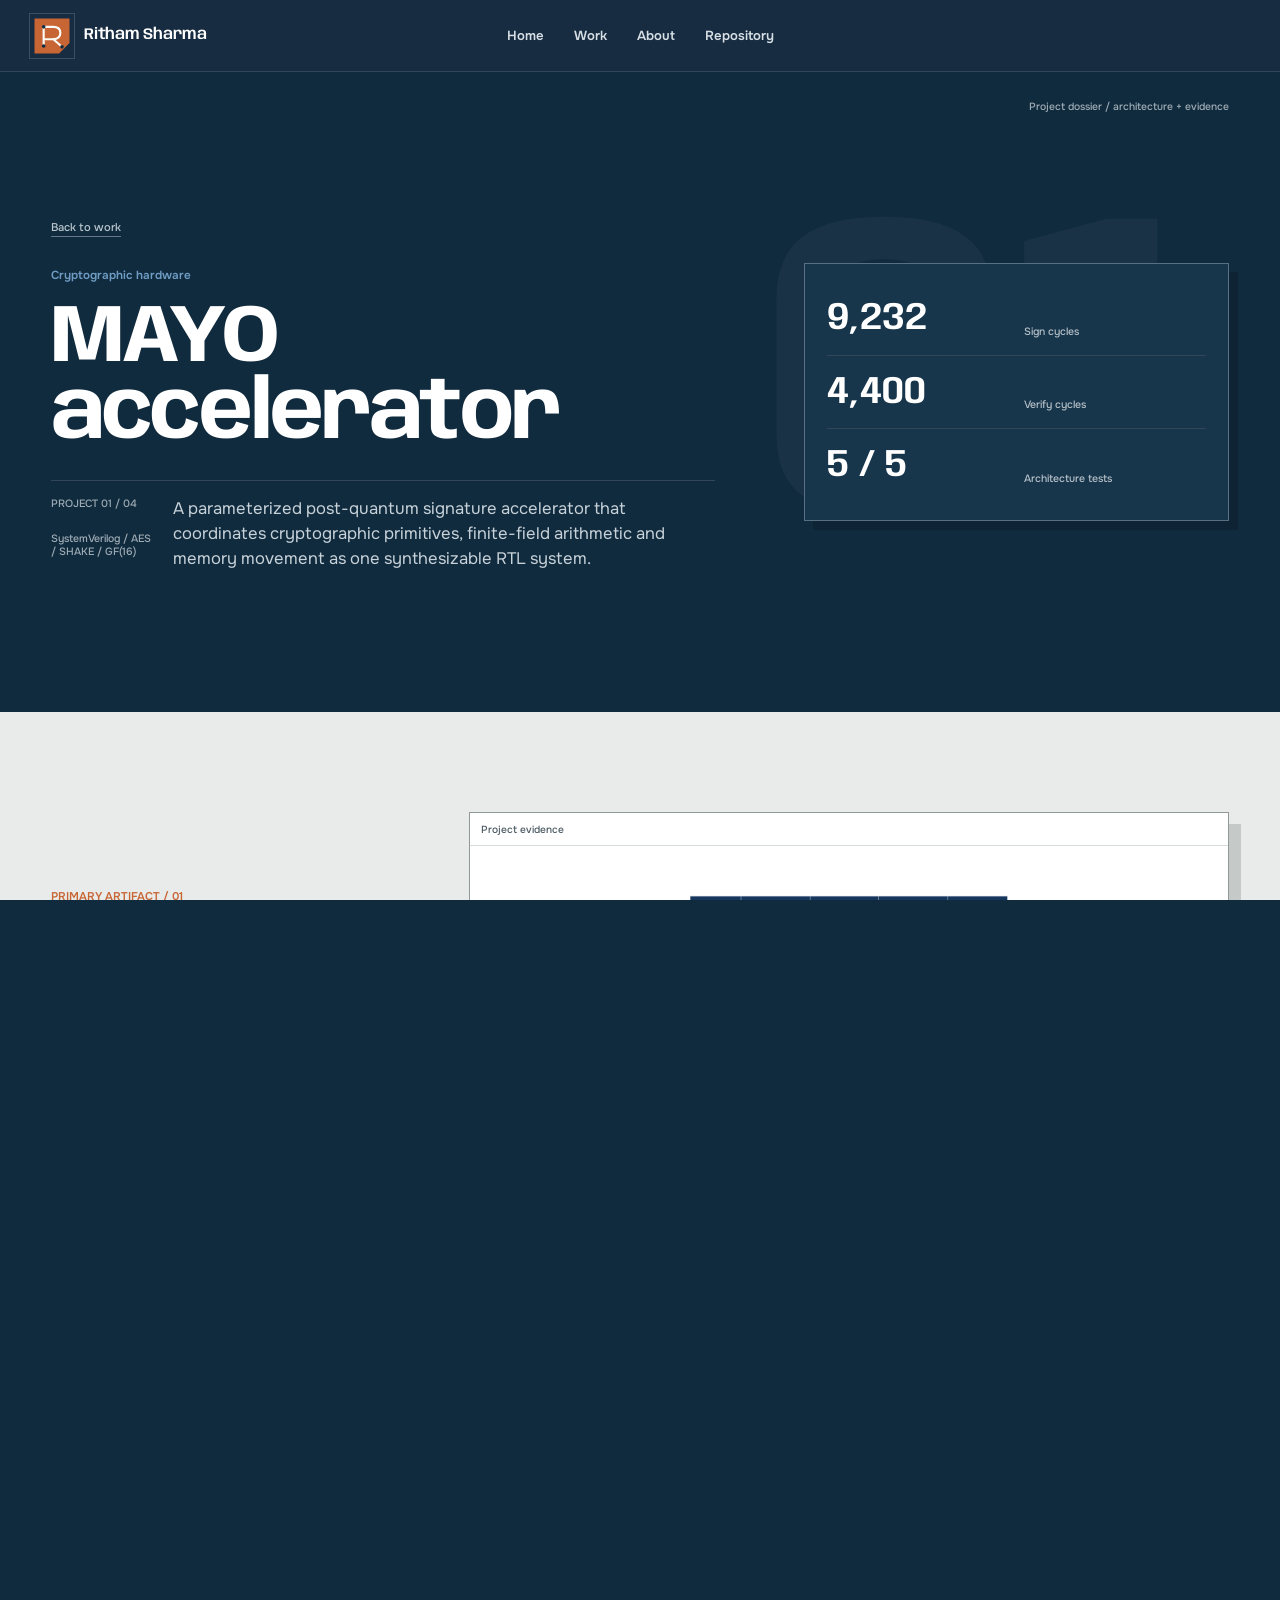
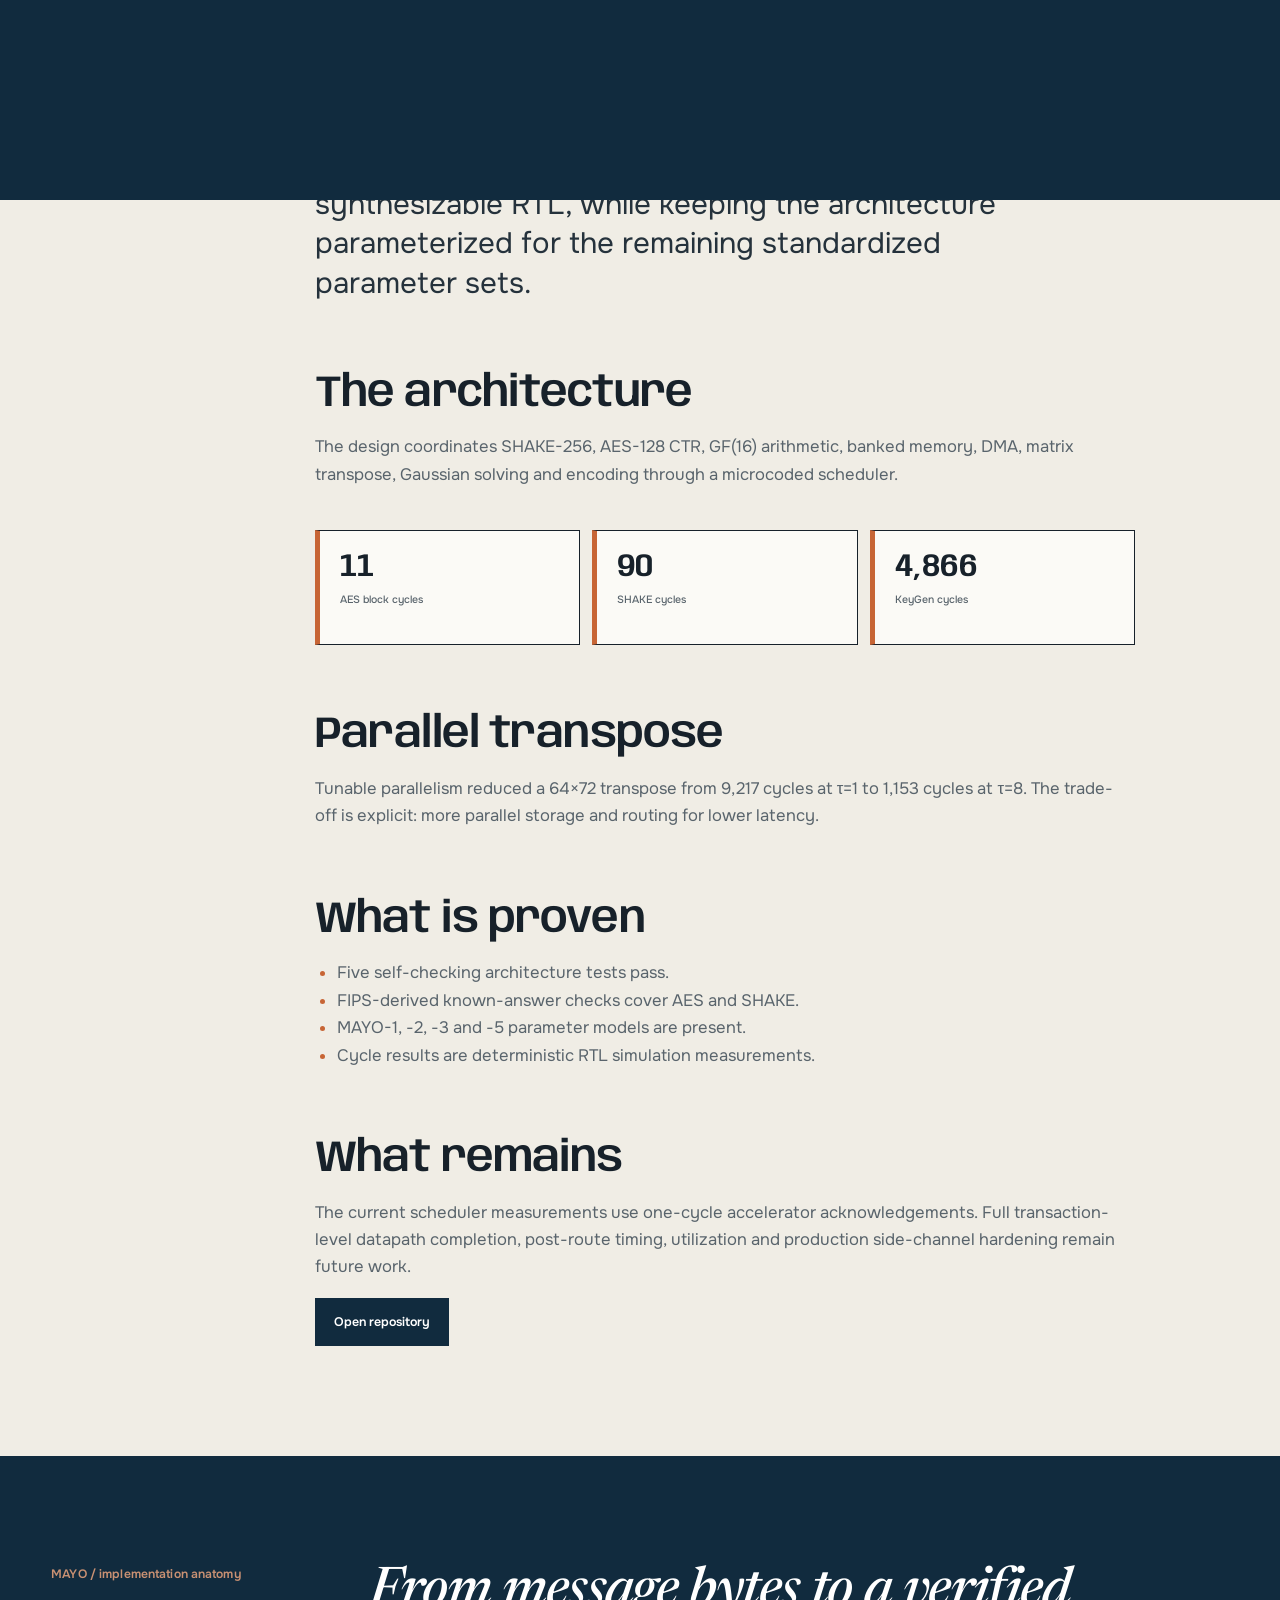
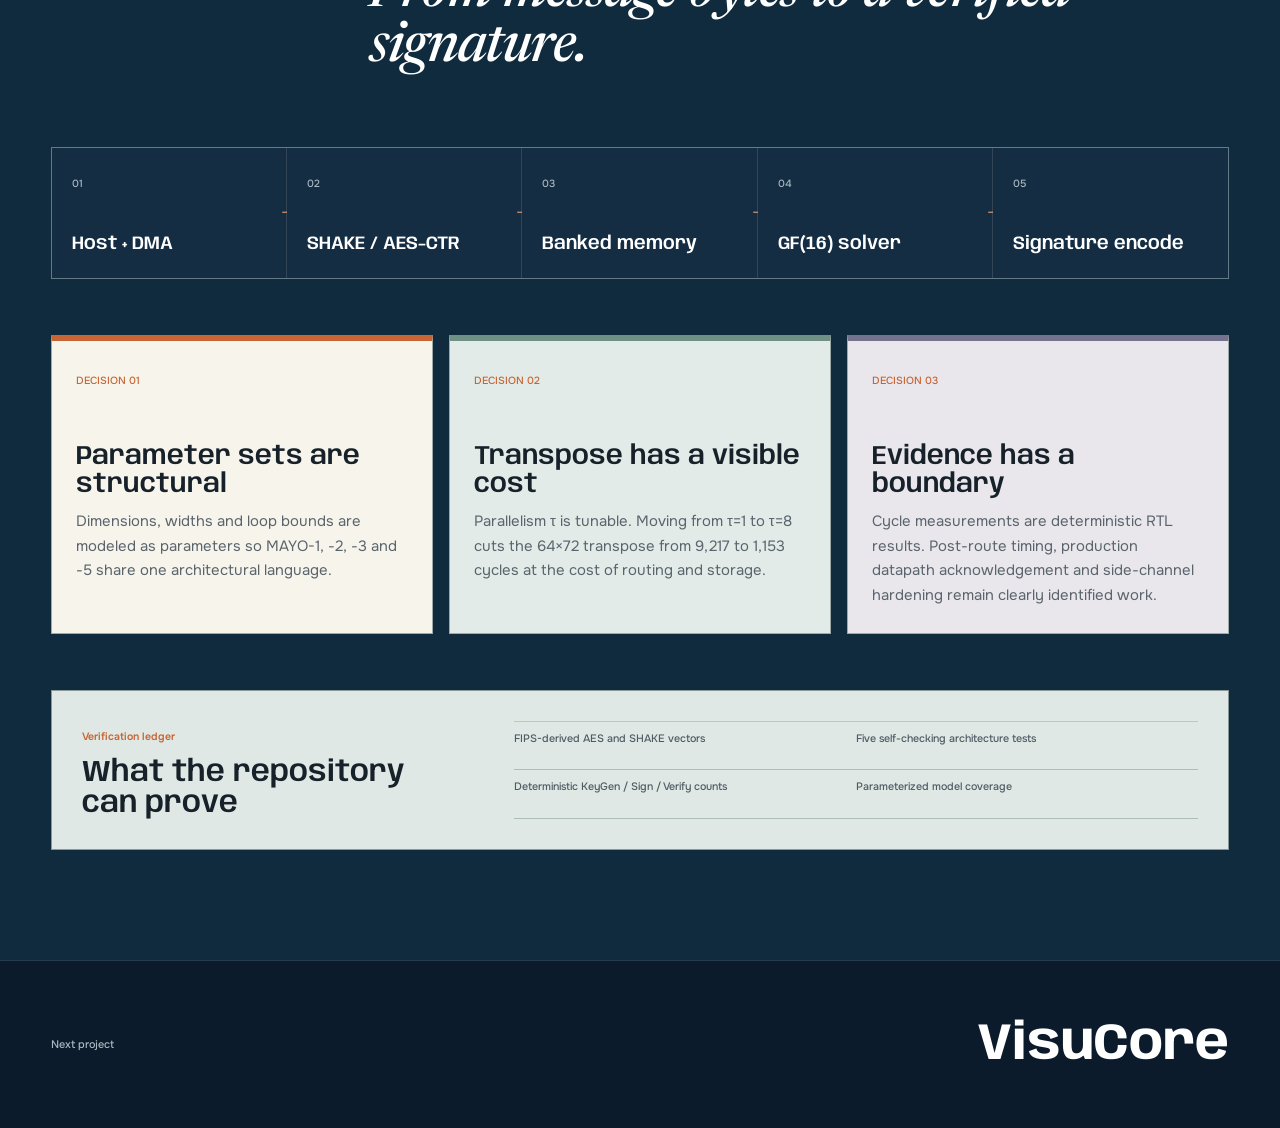
<file: mayo.html>
<!doctype html><html lang="en"><head><meta charset="utf-8"><meta name="viewport" content="width=device-width,initial-scale=1"><meta name="description" content="MAYO FPGA accelerator case study by Ritham Sharma."><title>MAYO Accelerator | Ritham Sharma</title><script>document.documentElement.classList.add('js')</script><link rel="preconnect" href="https://fonts.googleapis.com"><link rel="preconnect" href="https://fonts.gstatic.com" crossorigin><link href="https://fonts.googleapis.com/css2?family=Anybody:wght%40500;600;700&family=Azeret+Mono:wght%40400;500;600&family=Newsreader:ital,opsz,wght%400,6..72,500;1,6..72,500&family=Onest:wght%40400;500;600&display=swap" rel="stylesheet"><link rel="stylesheet" href="styles.css"></head><body data-page="case"><div class="page-wipe"></div><div class="progress"></div><header class="header dark-head"><a class="logo" href="index.html"><img class="brand-mark" src="assets/brand-mark.svg" alt=""><span>Ritham Sharma</span></a><button class="menu" type="button" aria-expanded="false" aria-controls="site-nav">Menu</button><nav id="site-nav"><a href="index.html">Home</a><a href="work.html">Work</a><a href="about.html">About</a><a href="https://github.com/RithamSharma/Mayo-rtl" target="_blank" rel="noreferrer">Repository</a></nav></header><main>
<section class="case-hero case-blue"><div><a class="back" href="work.html">Back to work</a><p>Cryptographic hardware</p><h1 data-split>MAYO<br>accelerator</h1></div><dl><div><dt>9,232</dt><dd>Sign cycles</dd></div><div><dt>4,400</dt><dd>Verify cycles</dd></div><div><dt>5 / 5</dt><dd>Architecture tests</dd></div></dl></section>
<section class="artifact-stage"><figure class="zoomable"><img src="assets/mayo-benchmark.png" alt="MAYO benchmark report with cycle measurements"><figcaption>Generated from the RTL regression · page 2 of 3</figcaption></figure><p>Click the report to inspect it at full size.</p></section>
<section class="case-body wrap"><aside><p>SystemVerilog</p><p>FPGA architecture</p><p>Post-quantum signatures</p></aside><article><h2>The problem</h2><p class="big-copy">Implement the complete MAYO-1 signature flow as synthesizable RTL, while keeping the architecture parameterized for the remaining standardized parameter sets.</p><h2>The architecture</h2><p>The design coordinates SHAKE-256, AES-128 CTR, GF(16) arithmetic, banked memory, DMA, matrix transpose, Gaussian solving and encoding through a microcoded scheduler.</p><div class="metrics"><div><strong>11</strong><span>AES block cycles</span></div><div><strong>90</strong><span>SHAKE cycles</span></div><div><strong>4,866</strong><span>KeyGen cycles</span></div></div><h2>Parallel transpose</h2><p>Tunable parallelism reduced a 64×72 transpose from 9,217 cycles at τ=1 to 1,153 cycles at τ=8. The trade-off is explicit: more parallel storage and routing for lower latency.</p><h2>What is proven</h2><ul><li>Five self-checking architecture tests pass.</li><li>FIPS-derived known-answer checks cover AES and SHAKE.</li><li>MAYO-1, -2, -3 and -5 parameter models are present.</li><li>Cycle results are deterministic RTL simulation measurements.</li></ul><h2>What remains</h2><p>The current scheduler measurements use one-cycle accelerator acknowledgements. Full transaction-level datapath completion, post-route timing, utilization and production side-channel hardening remain future work.</p><a class="action dark" href="https://github.com/RithamSharma/Mayo-rtl" target="_blank" rel="noreferrer">Open repository</a></article></section>
<a class="next-project" href="visucore.html"><span>Next project</span><strong>VisuCore</strong></a></main><div class="lightbox" role="dialog" aria-modal="true" aria-label="Project artifact" hidden><button type="button">Close</button><img alt=""></div><script src="app.js"></script></body></html>
</file>
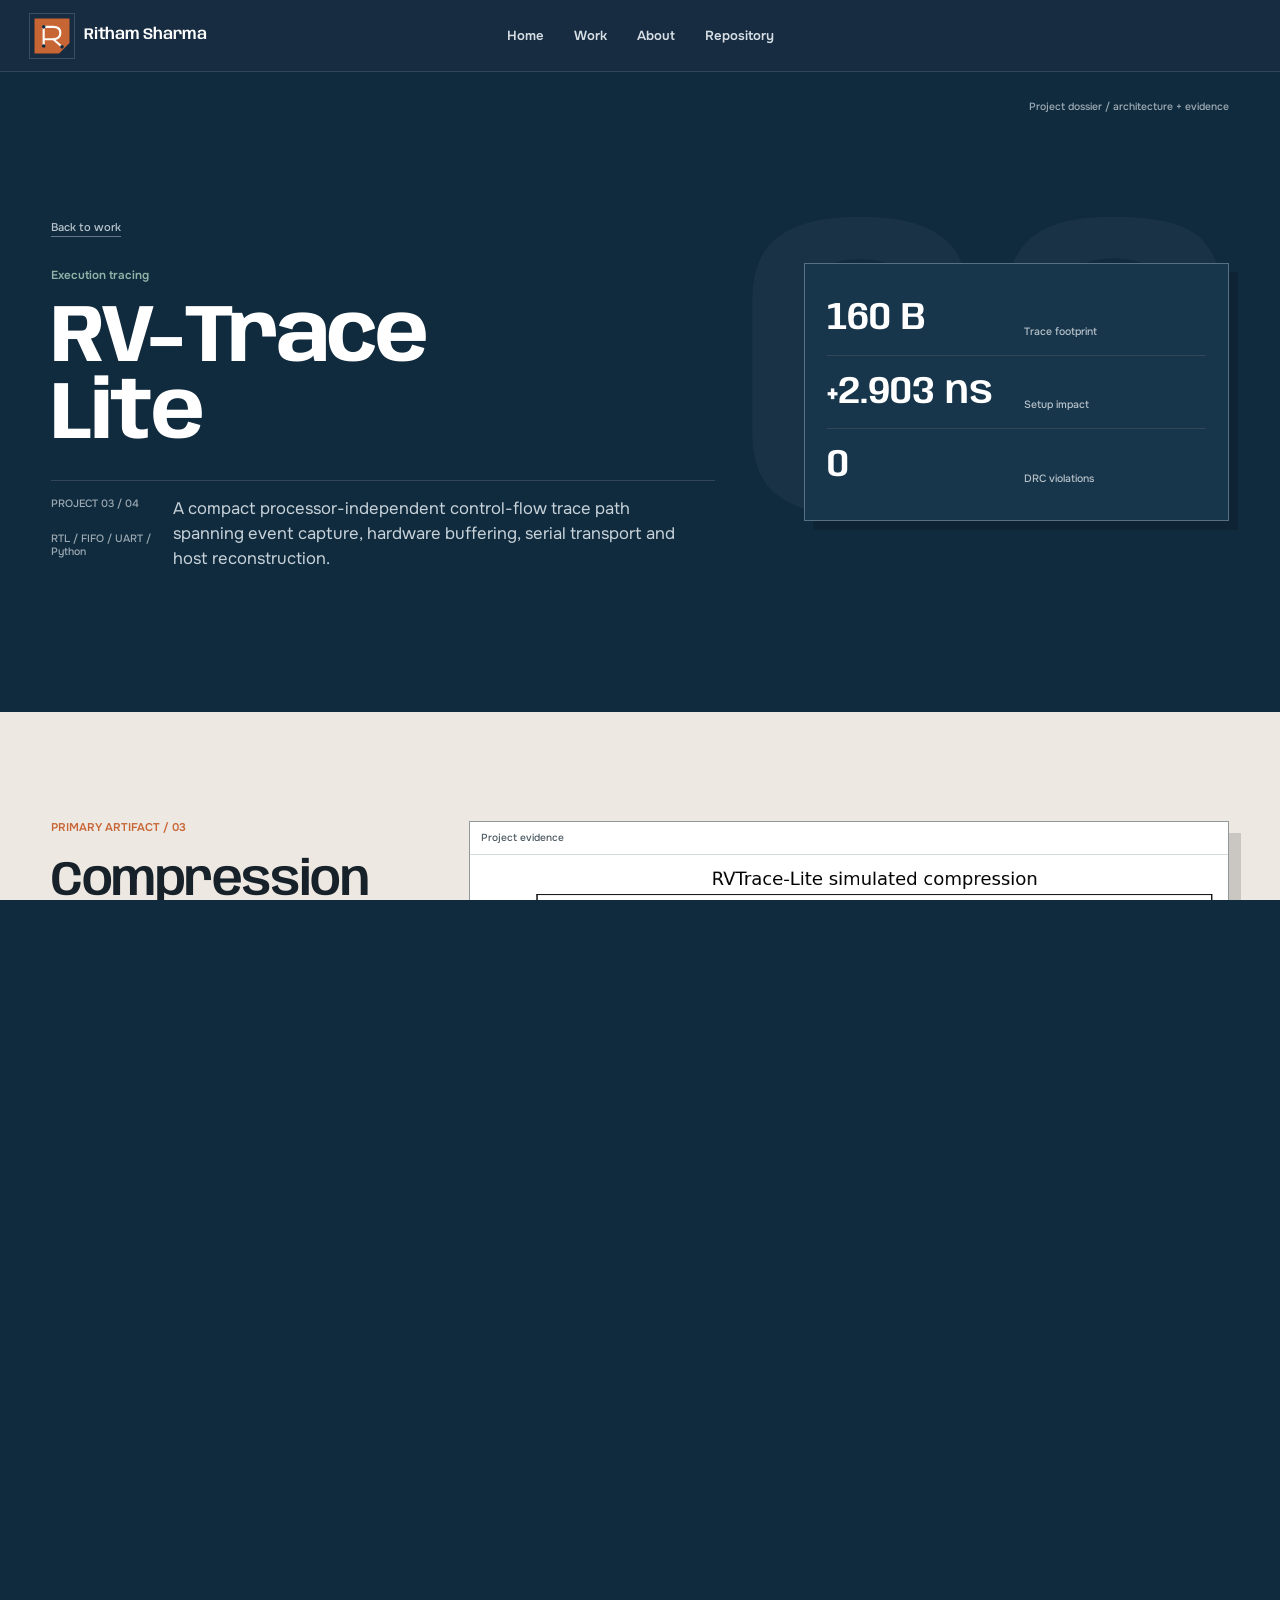
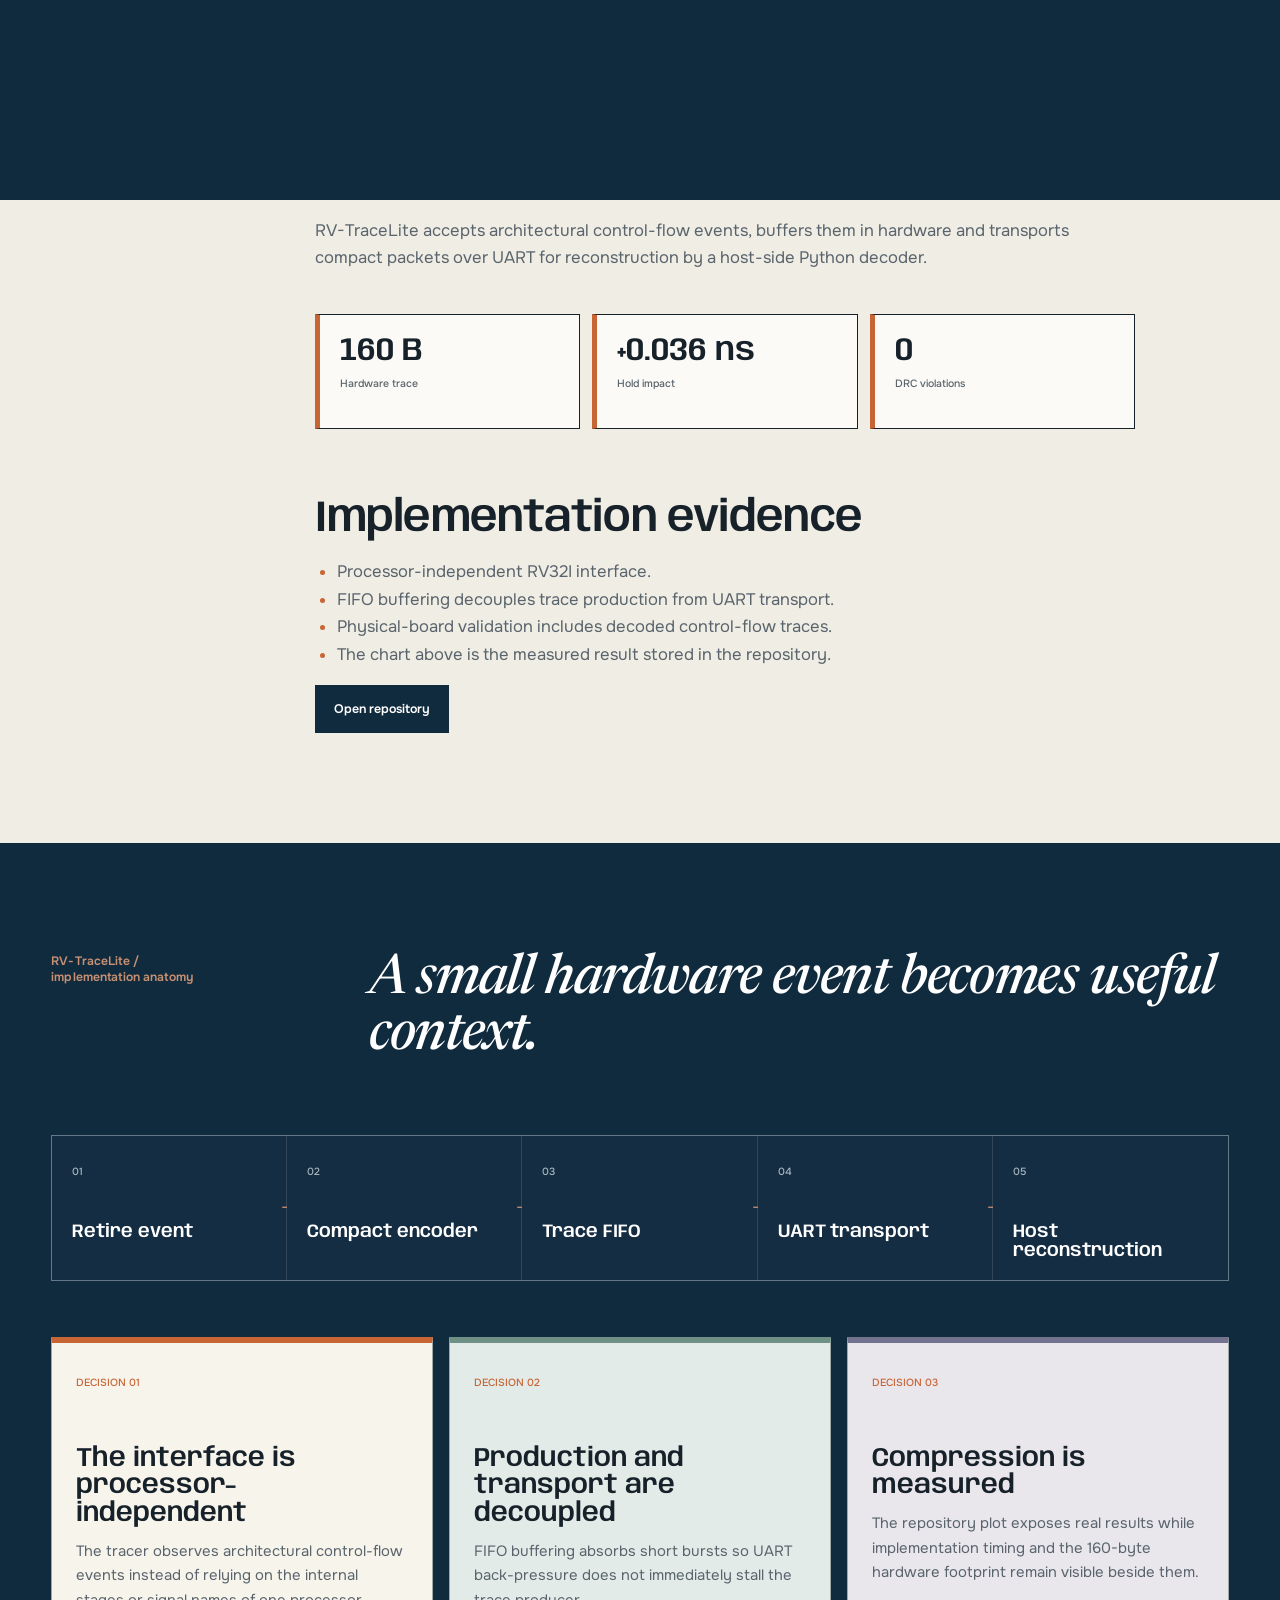
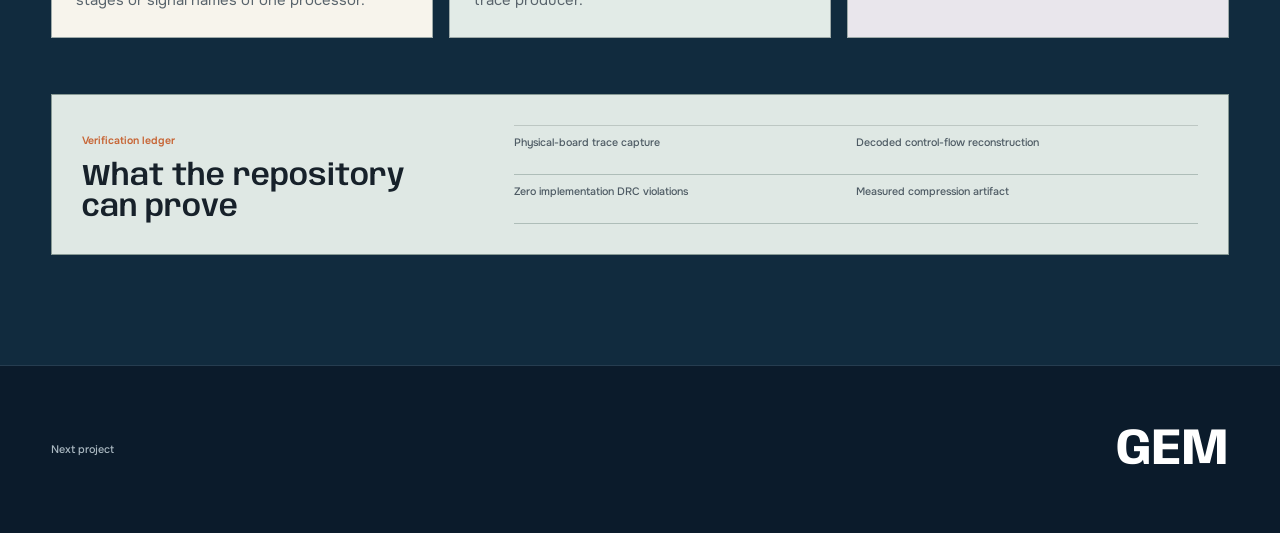
<file: rvtrace.html>
<!doctype html><html lang="en"><head><meta charset="utf-8"><meta name="viewport" content="width=device-width,initial-scale=1"><meta name="description" content="RV-TraceLite FPGA tracing case study by Ritham Sharma."><title>RV-TraceLite | Ritham Sharma</title><script>document.documentElement.classList.add('js')</script><link rel="preconnect" href="https://fonts.googleapis.com"><link rel="preconnect" href="https://fonts.gstatic.com" crossorigin><link href="https://fonts.googleapis.com/css2?family=Anybody:wght%40500;600;700&family=Azeret+Mono:wght%40400;500;600&family=Newsreader:ital,opsz,wght%400,6..72,500;1,6..72,500&family=Onest:wght%40400;500;600&display=swap" rel="stylesheet"><link rel="stylesheet" href="styles.css"></head><body data-page="case"><div class="page-wipe"></div><div class="progress"></div><header class="header dark-head"><a class="logo" href="index.html"><img class="brand-mark" src="assets/brand-mark.svg" alt=""><span>Ritham Sharma</span></a><button class="menu" type="button" aria-expanded="false" aria-controls="site-nav">Menu</button><nav id="site-nav"><a href="index.html">Home</a><a href="work.html">Work</a><a href="about.html">About</a><a href="https://github.com/RithamSharma/RV-TraceLite" target="_blank" rel="noreferrer">Repository</a></nav></header><main>
<section class="case-hero case-mint"><div><a class="back" href="work.html">Back to work</a><p>Execution tracing</p><h1 data-split>RV-Trace<br>Lite</h1></div><dl><div><dt>160 B</dt><dd>Trace footprint</dd></div><div><dt>+2.903 ns</dt><dd>Setup impact</dd></div><div><dt>0</dt><dd>DRC violations</dd></div></dl></section>
<section class="artifact-stage chart-stage"><figure class="zoomable"><img src="assets/rv-trace-compression.png" alt="Measured RV-TraceLite compression ratio chart"><figcaption>Measured compression results from the repository</figcaption></figure><p>Click the chart to inspect it at full size.</p></section>
<section class="case-body wrap"><aside><p>RV32I</p><p>FIFO + UART</p><p>Python decoder</p></aside><article><h2>The problem</h2><p class="big-copy">Observe control flow without coupling the tracer to the internal organization of one processor.</p><h2>The design</h2><p>RV-TraceLite accepts architectural control-flow events, buffers them in hardware and transports compact packets over UART for reconstruction by a host-side Python decoder.</p><div class="metrics"><div><strong>160 B</strong><span>Hardware trace</span></div><div><strong>+0.036 ns</strong><span>Hold impact</span></div><div><strong>0</strong><span>DRC violations</span></div></div><h2>Implementation evidence</h2><ul><li>Processor-independent RV32I interface.</li><li>FIFO buffering decouples trace production from UART transport.</li><li>Physical-board validation includes decoded control-flow traces.</li><li>The chart above is the measured result stored in the repository.</li></ul><a class="action dark" href="https://github.com/RithamSharma/RV-TraceLite" target="_blank" rel="noreferrer">Open repository</a></article></section>
<a class="next-project" href="gem.html"><span>Next project</span><strong>GEM</strong></a></main><div class="lightbox" role="dialog" aria-modal="true" aria-label="Project artifact" hidden><button type="button">Close</button><img alt=""></div><script src="app.js"></script></body></html>
</file>
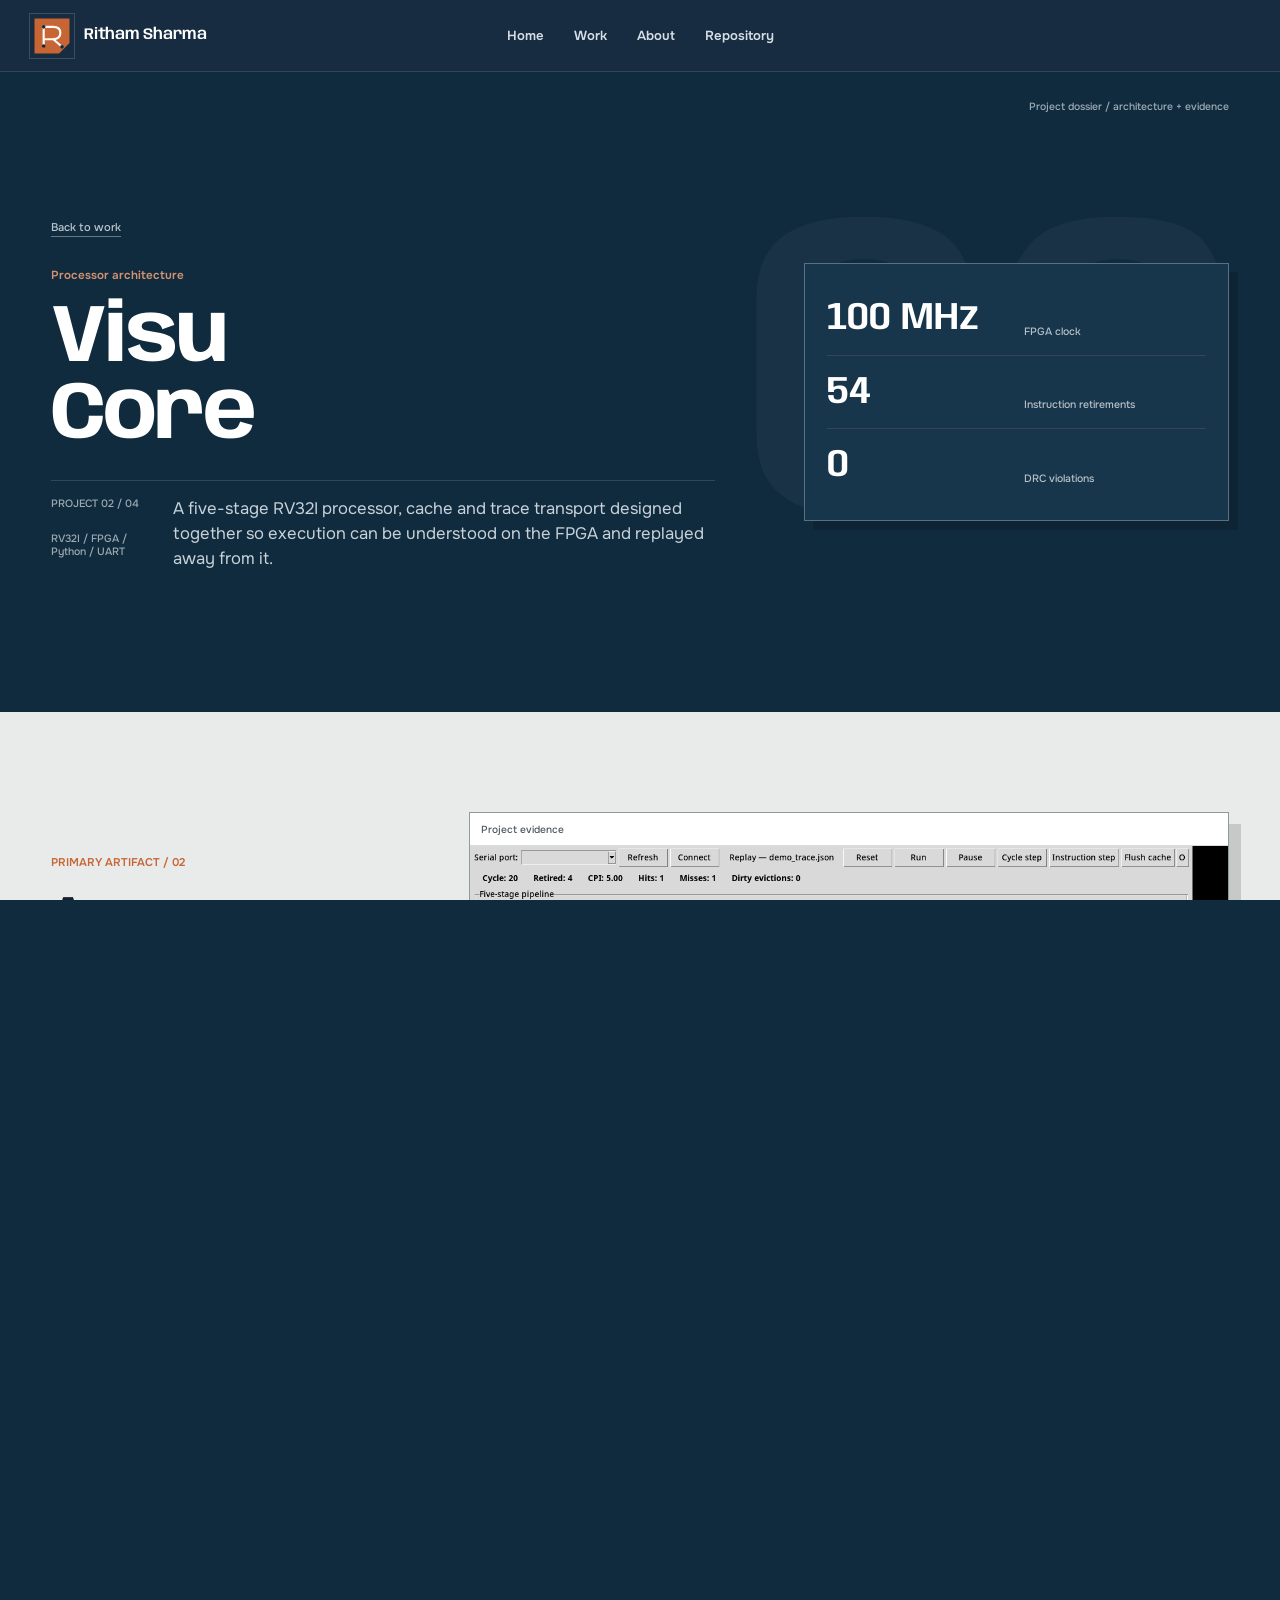
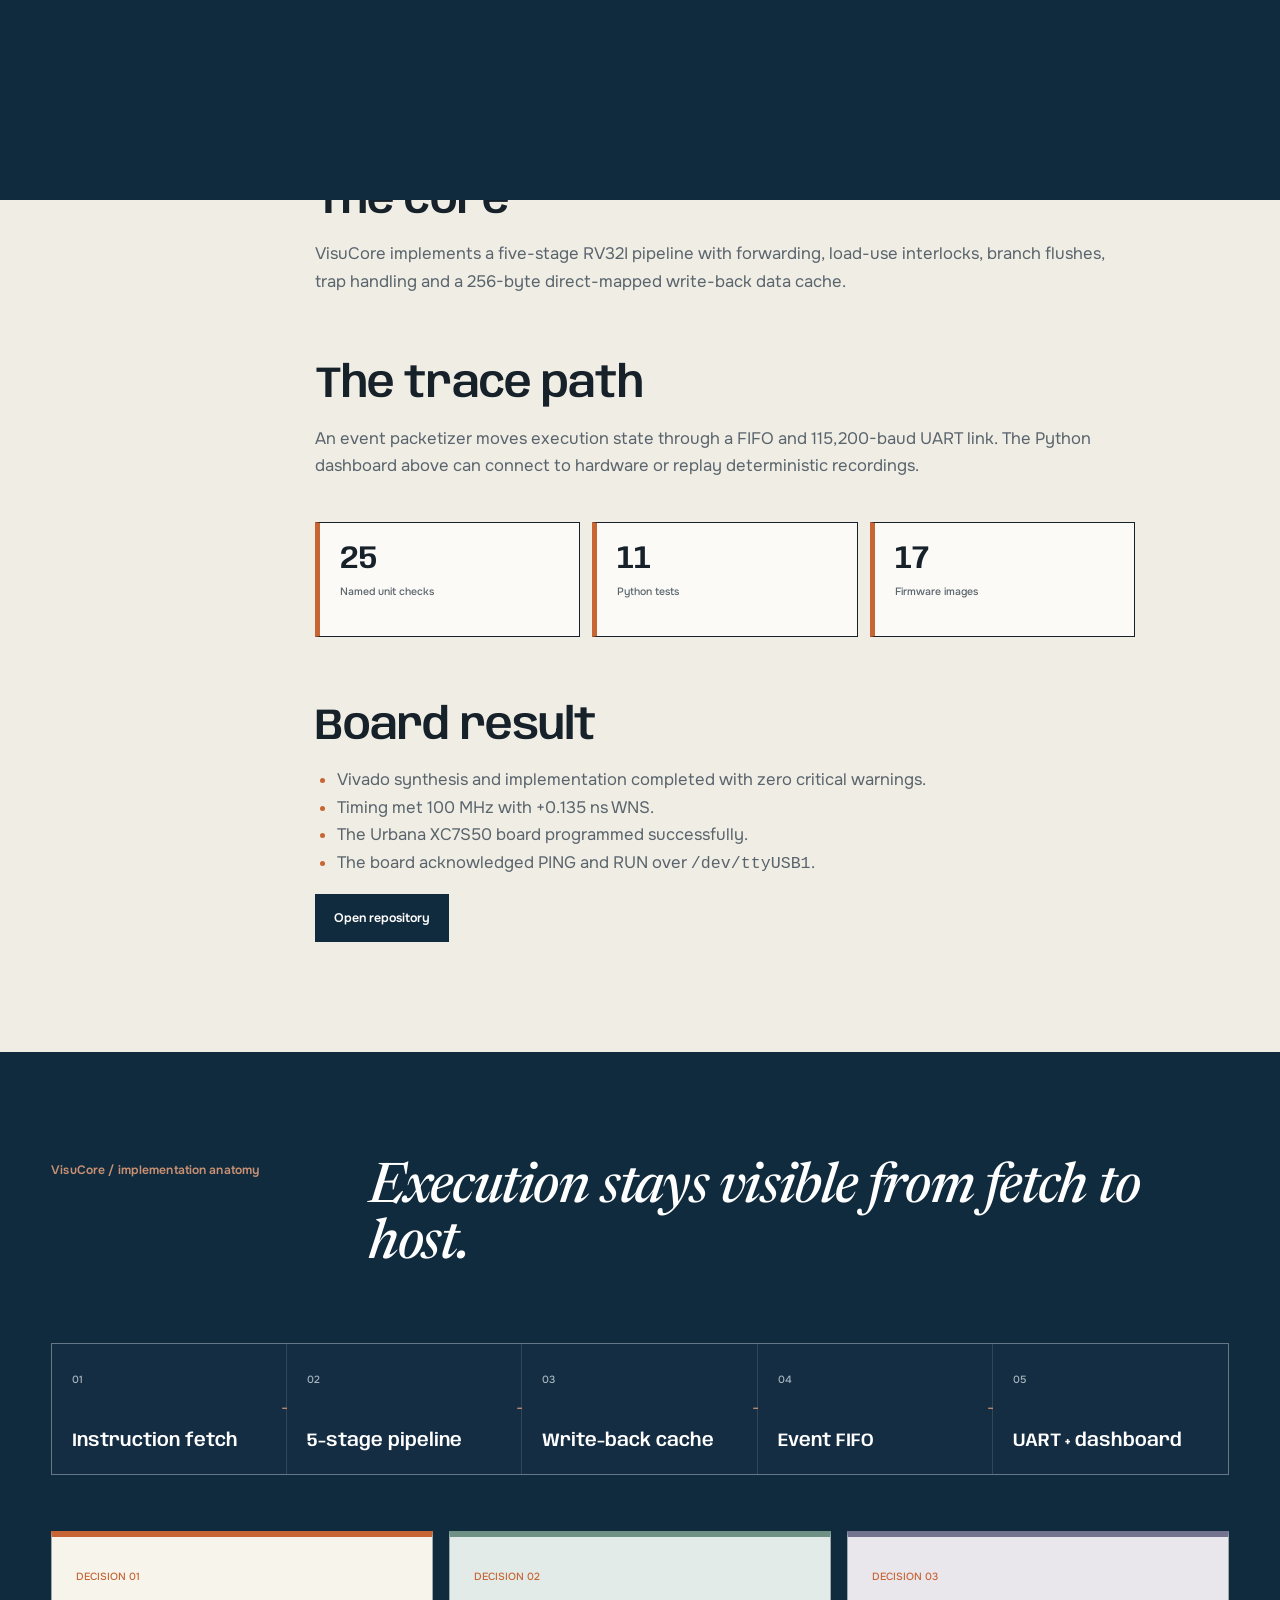
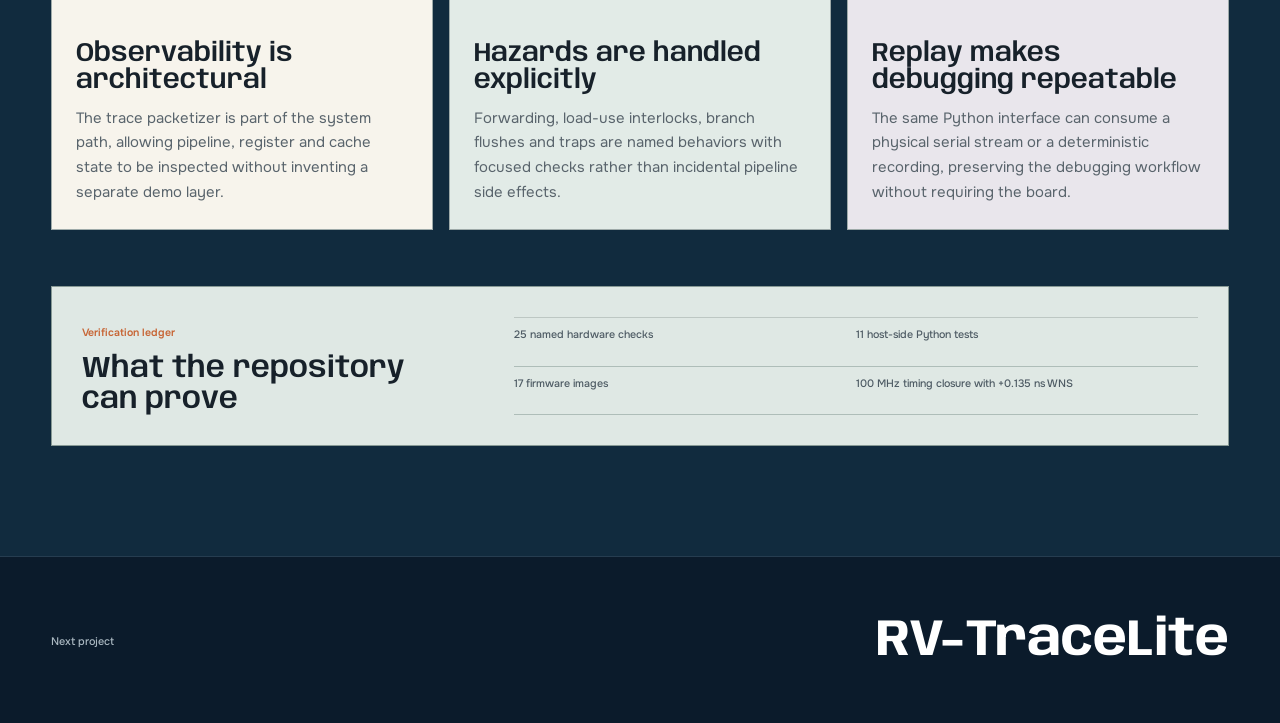
<file: visucore.html>
<!doctype html><html lang="en"><head><meta charset="utf-8"><meta name="viewport" content="width=device-width,initial-scale=1"><meta name="description" content="VisuCore FPGA processor case study by Ritham Sharma."><title>VisuCore | Ritham Sharma</title><script>document.documentElement.classList.add('js')</script><link rel="preconnect" href="https://fonts.googleapis.com"><link rel="preconnect" href="https://fonts.gstatic.com" crossorigin><link href="https://fonts.googleapis.com/css2?family=Anybody:wght%40500;600;700&family=Azeret+Mono:wght%40400;500;600&family=Newsreader:ital,opsz,wght%400,6..72,500;1,6..72,500&family=Onest:wght%40400;500;600&display=swap" rel="stylesheet"><link rel="stylesheet" href="styles.css"></head><body data-page="case"><div class="page-wipe"></div><div class="progress"></div><header class="header dark-head"><a class="logo" href="index.html"><img class="brand-mark" src="assets/brand-mark.svg" alt=""><span>Ritham Sharma</span></a><button class="menu" type="button" aria-expanded="false" aria-controls="site-nav">Menu</button><nav id="site-nav"><a href="index.html">Home</a><a href="work.html">Work</a><a href="about.html">About</a><a href="https://github.com/RithamSharma/VisuCore" target="_blank" rel="noreferrer">Repository</a></nav></header><main>
<section class="case-hero case-orange"><div><a class="back" href="work.html">Back to work</a><p>Processor architecture</p><h1 data-split>Visu<br>Core</h1></div><dl><div><dt>100 MHz</dt><dd>FPGA clock</dd></div><div><dt>54</dt><dd>Instruction retirements</dd></div><div><dt>0</dt><dd>DRC violations</dd></div></dl></section>
<section class="artifact-stage dashboard-stage"><figure class="zoomable"><img src="assets/visucore-dashboard.png" alt="VisuCore replay dashboard showing pipeline, registers and cache"><figcaption>Real dashboard replaying <code>recordings/demo_trace.json</code></figcaption></figure><p>Click the dashboard to inspect it at full size.</p></section>
<section class="case-body wrap"><aside><p>RV32I</p><p>SystemVerilog</p><p>Python dashboard</p></aside><article><h2>The idea</h2><p class="big-copy">Make processor execution visible without treating observability as an afterthought.</p><h2>The core</h2><p>VisuCore implements a five-stage RV32I pipeline with forwarding, load-use interlocks, branch flushes, trap handling and a 256-byte direct-mapped write-back data cache.</p><h2>The trace path</h2><p>An event packetizer moves execution state through a FIFO and 115,200-baud UART link. The Python dashboard above can connect to hardware or replay deterministic recordings.</p><div class="metrics"><div><strong>25</strong><span>Named unit checks</span></div><div><strong>11</strong><span>Python tests</span></div><div><strong>17</strong><span>Firmware images</span></div></div><h2>Board result</h2><ul><li>Vivado synthesis and implementation completed with zero critical warnings.</li><li>Timing met 100 MHz with +0.135 ns WNS.</li><li>The Urbana XC7S50 board programmed successfully.</li><li>The board acknowledged PING and RUN over <code>/dev/ttyUSB1</code>.</li></ul><a class="action dark" href="https://github.com/RithamSharma/VisuCore" target="_blank" rel="noreferrer">Open repository</a></article></section>
<a class="next-project" href="rvtrace.html"><span>Next project</span><strong>RV-TraceLite</strong></a></main><div class="lightbox" role="dialog" aria-modal="true" aria-label="Project artifact" hidden><button type="button">Close</button><img alt=""></div><script src="app.js"></script></body></html>
</file>
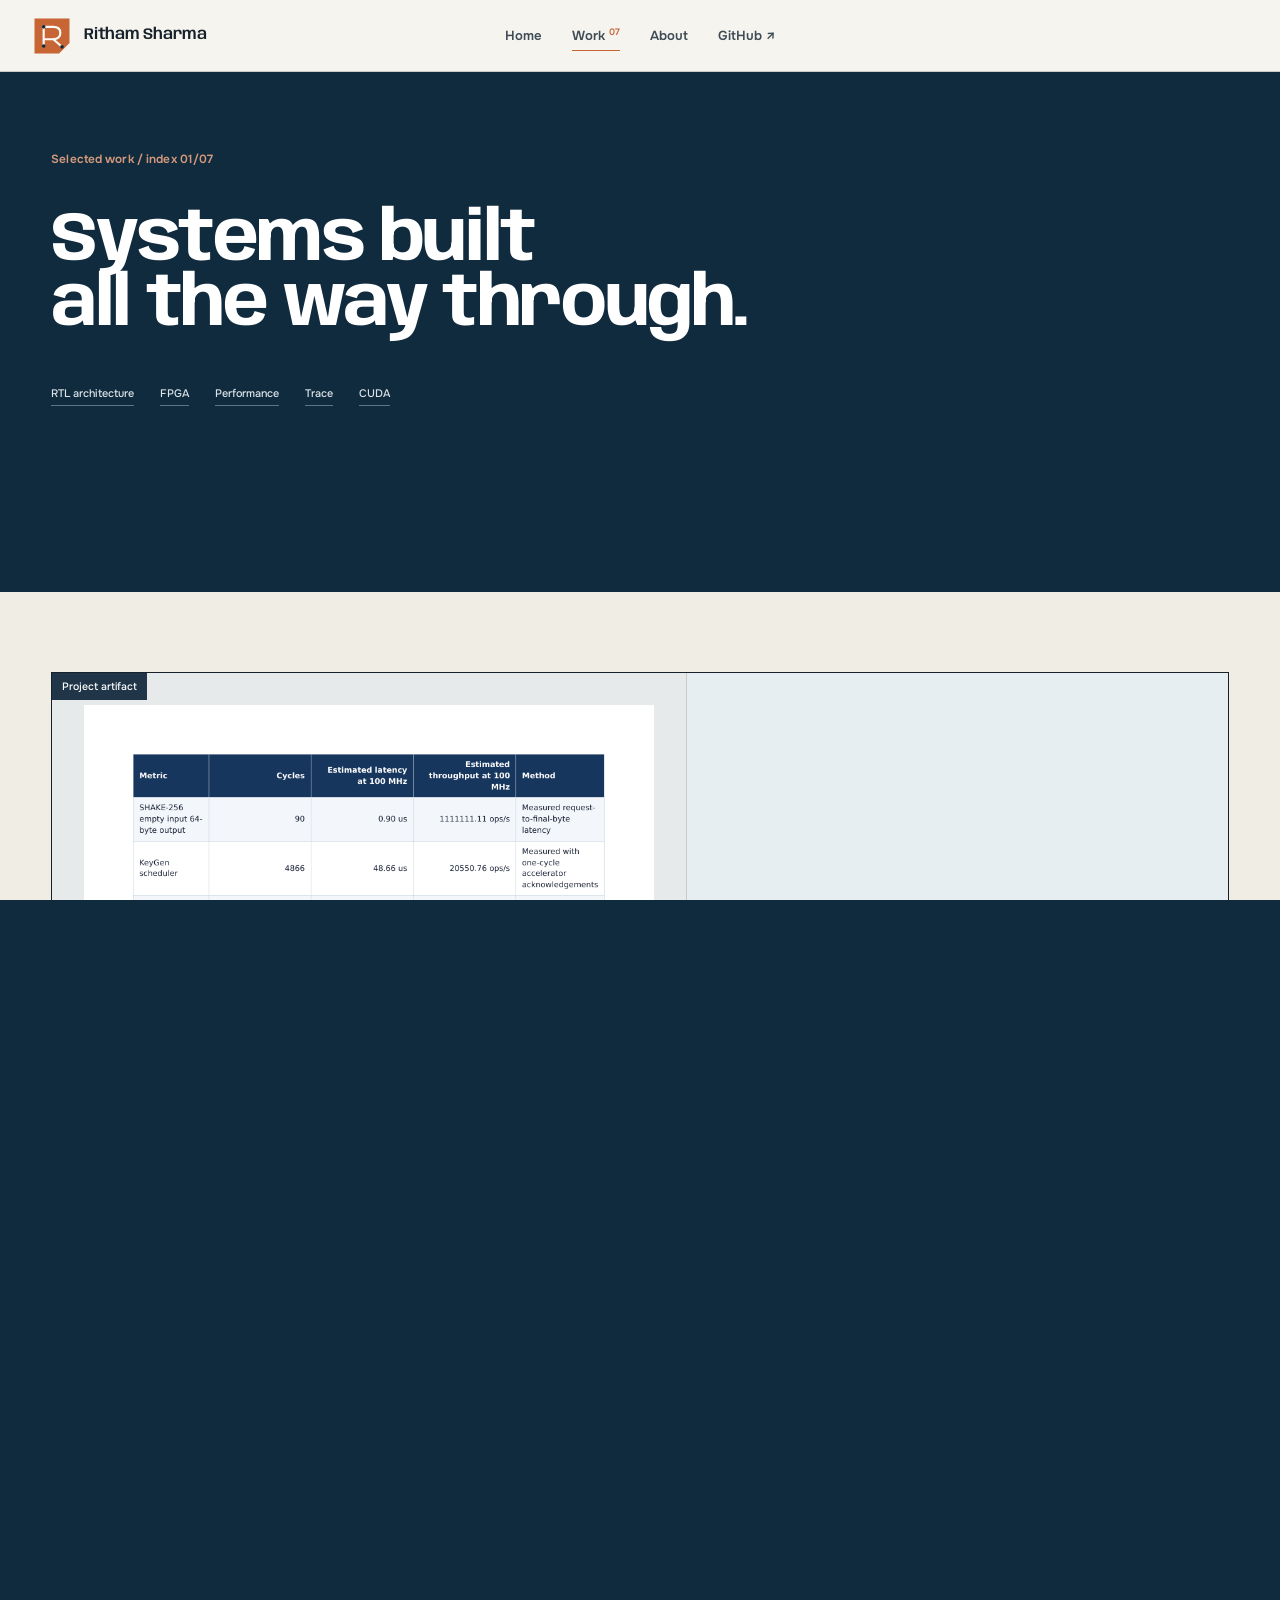
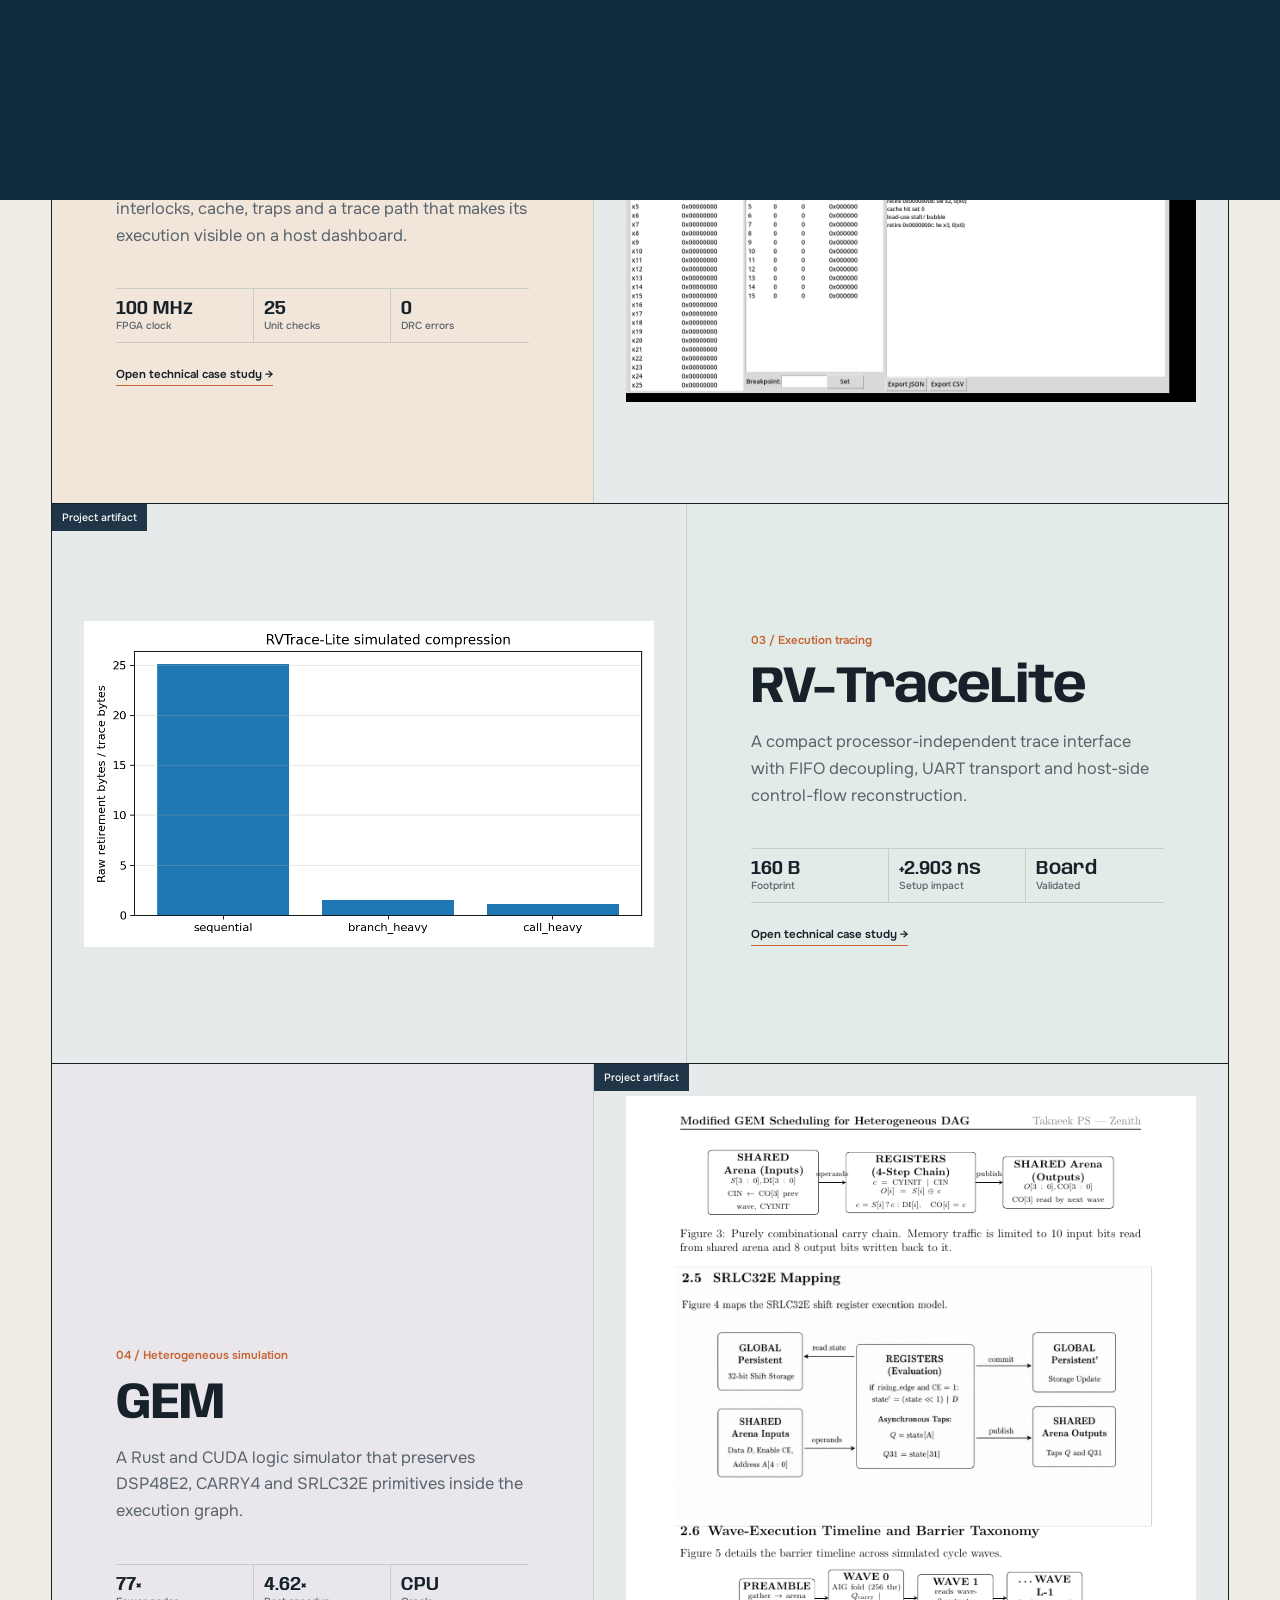
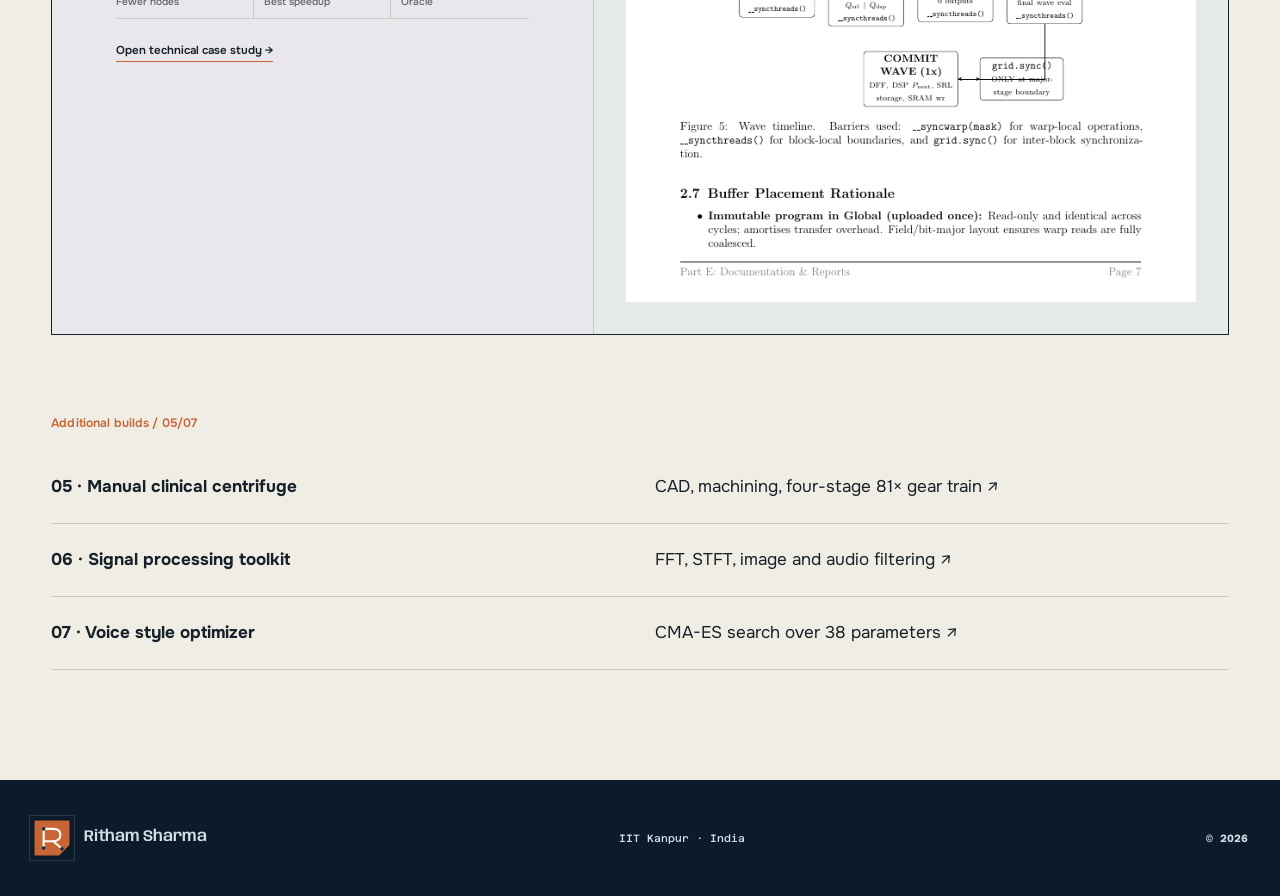
<file: work.html>
<!doctype html><html lang="en"><head><meta charset="utf-8"><meta name="viewport" content="width=device-width,initial-scale=1"><meta name="description" content="Selected hardware and systems projects by Ritham Sharma."><meta name="theme-color" content="#091318"><title>Work | Ritham Sharma</title><script>document.documentElement.classList.add('js')</script><link rel="preconnect" href="https://fonts.googleapis.com"><link rel="preconnect" href="https://fonts.gstatic.com" crossorigin><link href="https://fonts.googleapis.com/css2?family=Anybody:wght%40500;600;700&family=Azeret+Mono:wght%40400;500;600&family=Newsreader:ital,opsz,wght%400,6..72,500;1,6..72,500&family=Onest:wght%40400;500;600&display=swap" rel="stylesheet"><link rel="stylesheet" href="styles.css"></head><body data-page="work">
<div class="page-wipe" aria-hidden="true"></div><div class="progress" aria-hidden="true"></div><a class="skip" href="#main">Skip to content</a>
<header class="header"><a class="logo" href="index.html"><img class="brand-mark" src="assets/brand-mark.svg" alt=""><span>Ritham Sharma</span></a><nav id="site-nav"><a href="index.html">Home</a><a class="current" href="work.html">Work <sup>07</sup></a><a href="about.html">About</a><a href="https://github.com/RithamSharma" target="_blank" rel="noreferrer">GitHub ↗</a></nav><button class="menu" type="button" aria-expanded="false" aria-controls="site-nav">Menu</button></header>
<main id="main">
  <section class="page-hero work-hero"><p>Selected work / index 01/07</p><h1 data-split>Systems built<br>all the way through.</h1><div><span>RTL architecture</span><span>FPGA</span><span>Performance</span><span>Trace</span><span>CUDA</span></div></section>
  <section class="work-index wrap">
    <a class="work-row" href="mayo.html"><figure><img src="assets/mayo-benchmark.png" alt="MAYO hardware benchmark report"></figure><div><p>01 / Cryptographic hardware</p><h2>MAYO accelerator</h2><p>A complete, parameterized signature architecture built around a microcoded scheduler, banked memory, AES-CTR, SHAKE-256 and GF(16) arithmetic.</p><dl class="work-specs"><div><dt>9,232</dt><dd>Sign cycles</dd></div><div><dt>4,400</dt><dd>Verify cycles</dd></div><div><dt>5/5</dt><dd>Tests</dd></div></dl><span>Open technical case study →</span></div></a>
    <a class="work-row reverse" href="visucore.html"><figure><img src="assets/visucore-dashboard.png" alt="VisuCore live replay dashboard"></figure><div><p>02 / Processor architecture</p><h2>VisuCore</h2><p>A five-stage RV32I pipeline with forwarding, interlocks, cache, traps and a trace path that makes its execution visible on a host dashboard.</p><dl class="work-specs"><div><dt>100 MHz</dt><dd>FPGA clock</dd></div><div><dt>25</dt><dd>Unit checks</dd></div><div><dt>0</dt><dd>DRC errors</dd></div></dl><span>Open technical case study →</span></div></a>
    <a class="work-row" href="rvtrace.html"><figure><img src="assets/rv-trace-compression.png" alt="RV-TraceLite measured compression chart"></figure><div><p>03 / Execution tracing</p><h2>RV-TraceLite</h2><p>A compact processor-independent trace interface with FIFO decoupling, UART transport and host-side control-flow reconstruction.</p><dl class="work-specs"><div><dt>160 B</dt><dd>Footprint</dd></div><div><dt>+2.903 ns</dt><dd>Setup impact</dd></div><div><dt>Board</dt><dd>Validated</dd></div></dl><span>Open technical case study →</span></div></a>
    <a class="work-row reverse" href="gem.html"><figure><img src="assets/gem-report.png" alt="GEM GPU mapping technical report"></figure><div><p>04 / Heterogeneous simulation</p><h2>GEM</h2><p>A Rust and CUDA logic simulator that preserves DSP48E2, CARRY4 and SRLC32E primitives inside the execution graph.</p><dl class="work-specs"><div><dt>77×</dt><dd>Fewer nodes</dd></div><div><dt>4.62×</dt><dd>Best speedup</dd></div><div><dt>CPU</dt><dd>Oracle</dd></div></dl><span>Open technical case study →</span></div></a>
  </section>
  <section class="other-work wrap"><p class="section-name">Additional builds / 05/07</p><a href="https://github.com/RithamSharma/TA212-" target="_blank" rel="noreferrer"><b>05 · Manual clinical centrifuge</b><span>CAD, machining, four-stage 81× gear train ↗</span></a><a href="https://github.com/RithamSharma/EE200-Course-Project" target="_blank" rel="noreferrer"><b>06 · Signal processing toolkit</b><span>FFT, STFT, image and audio filtering ↗</span></a><a href="https://github.com/RithamSharma/plivo-ml-240875-" target="_blank" rel="noreferrer"><b>07 · Voice style optimizer</b><span>CMA-ES search over 38 parameters ↗</span></a></section>
</main>
<footer><a class="logo" href="index.html"><img class="brand-mark" src="assets/brand-mark.svg" alt=""><span>Ritham Sharma</span></a><span>IIT Kanpur · India</span><span>© <b class="year">2026</b></span></footer><div class="lightbox" role="dialog" aria-modal="true" aria-label="Project artifact" hidden><button type="button" aria-label="Close image">Close</button><img alt=""></div><script src="app.js"></script></body></html>
</file>
<file: styles.css>
:root {
  --bg: #f0ede5;
  --surface: #fbfaf6;
  --surface-2: #e3e7e3;
  --ink: #17212a;
  --navy: #112b3e;
  --muted: #59646c;
  --line: #c9cbc5;
  --line-dark: #334657;
  --accent: #c76535;
  --accent-soft: #ead2c4;
  --sage: #a9bbb1;
  --blue: #285b8f;
  --orange: #c76535;
  --mint: #8eaaa0;
  --violet: #6e6c8f;
  --acid: #d9e2d9;
  --paper: var(--bg);
  --white: var(--surface);
  --body: "Onest", -apple-system, BlinkMacSystemFont, "Segoe UI", sans-serif;
  --display: "Anybody", "Arial Narrow", sans-serif;
  --editorial: "Newsreader", Georgia, serif;
  --mono: "Azeret Mono", "SFMono-Regular", Consolas, monospace;
  --shadow-sm: 0 6px 18px rgba(18, 26, 34, .07);
  --shadow-md: 0 18px 45px rgba(18, 26, 34, .11);
  --shadow-lg: 0 30px 80px rgba(18, 26, 34, .15);
  --ease: cubic-bezier(.22, 1, .36, 1);
  --page-gutter: clamp(24px, 4vw, 96px);
}

* { box-sizing: border-box; }
html { scroll-behavior: smooth; overflow-x: hidden; }
body { margin: 0; color: var(--ink); background: var(--bg); font-family: var(--body); font-size: 17px; line-height: 1.65; text-rendering: optimizeLegibility; }
::selection { color: #fff; background: var(--accent); }
a { color: inherit; text-decoration: none; }
img { display: block; max-width: 100%; }
button { color: inherit; font: inherit; }
p { text-wrap: pretty; }
.wrap { width: calc(100% - (var(--page-gutter) * 2)); margin-inline: auto; }
.skip { position: fixed; z-index: 200; left: 16px; top: 12px; padding: 10px 14px; background: var(--surface); border: 1px solid var(--ink); transform: translateY(-160%); }
.skip:focus { transform: none; }
:focus-visible { outline: 3px solid var(--accent); outline-offset: 4px; }

.progress { position: fixed; z-index: 100; inset: 0 auto auto 0; width: 100%; height: 2px; background: var(--accent); transform: scaleX(0); transform-origin: left; }
.page-wipe { position: fixed; z-index: 150; inset: 0; background: var(--navy); transform: translateY(100%); pointer-events: none; }
.page-wipe.leave { animation: page-leave .45s both var(--ease); }
@keyframes page-leave { to { transform: translateY(0); } }

/* Header */
.header { position: sticky; z-index: 80; top: 0; height: 72px; display: grid; grid-template-columns: 1fr auto 1fr; align-items: center; padding: 0 32px; background: rgba(245, 244, 239, .96); border-bottom: 1px solid var(--line); backdrop-filter: blur(14px); }
.logo { display: flex; align-items: center; gap: 12px; width: max-content; font: 600 .98rem/1 var(--display); letter-spacing: -.015em; }
.brand-mark { width: 40px; height: 40px; flex: 0 0 40px; transition: transform .22s var(--ease); }
.logo:hover .brand-mark { transform: rotate(-3deg) translateY(-1px); }
.logo span { display: block; }
.header nav { display: flex; align-items: center; gap: 30px; justify-self: center; color: #3f4b55; font: 600 .82rem var(--body); letter-spacing: 0; }
.header nav a { position: relative; padding: 8px 0; }
.header nav a::after { content: ""; position: absolute; left: 0; right: 100%; bottom: 2px; height: 1px; background: var(--accent); transition: right .25s var(--ease); }
.header nav a:hover::after, .header nav a.current::after { right: 0; }
.header nav sup { color: var(--accent); font-size: .58rem; }
.menu { display: none; justify-self: end; padding: 8px 12px; background: transparent; border: 1px solid var(--line); border-radius: 0; font: 600 .76rem var(--body); }
.dark-head { color: #fff; background: rgba(16, 38, 59, .97); border-color: rgba(255,255,255,.12); }
.dark-head nav { color: #d7dfe5; }
.dark-head .brand-mark { outline: 1px solid rgba(255,255,255,.16); outline-offset: 2px; }

/* Shared controls */
.section-name, .kicker { margin: 0; color: var(--accent); font: 600 .76rem var(--body); letter-spacing: .01em; }
.action { display: inline-flex; align-items: center; justify-content: space-between; gap: 24px; min-height: 48px; padding: 0 18px; border: 1px solid currentColor; border-radius: 0; font: 600 .78rem var(--body); letter-spacing: 0; transition: transform .2s var(--ease), box-shadow .2s var(--ease), background .2s; }
.action:hover { transform: translateY(-2px); box-shadow: var(--shadow-sm); }
.action.light { color: var(--navy); background: #fff; border-color: #fff; }
.action.dark { color: #fff; background: var(--navy); border-color: var(--navy); }
.text-action { padding-bottom: 3px; border-bottom: 1px solid currentColor; font: 600 .76rem var(--body); letter-spacing: 0; }

/* Home hero */
.home-hero { width: 100%; min-height: calc(100svh - 72px); display: grid; grid-template-columns: minmax(0, 1.08fr) minmax(420px, .92fr); background: var(--navy); color: #fff; }
.hero-copy { display: flex; min-height: 650px; flex-direction: column; justify-content: space-between; padding: clamp(48px, 7vh, 80px) var(--page-gutter) 48px; }
.eyebrow { display: flex; align-items: center; gap: 10px; color: #bdc9d1; font: 500 .76rem var(--body); letter-spacing: .01em; }
.status-dot { width: 7px; height: 7px; border-radius: 50%; background: var(--accent); }
.hero-copy h1, .page-hero h1, .case-hero h1, .about-hero h1 { margin: 48px 0; font: 700 clamp(3.25rem, 5.45vw, 5.8rem)/.94 var(--display); letter-spacing: -.035em; }
.hero-bottom { display: grid; grid-template-columns: minmax(260px, 570px) auto; align-items: end; gap: 40px; }
.hero-deck { margin: 0; color: #c7d2da; font: 500 clamp(1.08rem, 1.3vw, 1.26rem)/1.55 var(--body); }
.hero-actions { display: flex; flex-direction: column; align-items: flex-start; gap: 18px; }
.portrait { position: relative; min-width: 0; min-height: 650px; margin: 0; overflow: hidden; background: #e8dfd7; }
.portrait img { position: absolute; inset: 0; width: 100%; height: 100%; object-fit: cover; object-position: center 18%; filter: saturate(.94) contrast(1.01); transition: transform .6s var(--ease); }
.portrait:hover img { transform: scale(1.018); }
.portrait-grid, .scope-line { display: none; }
.portrait figcaption { position: absolute; left: 0; right: 0; bottom: 0; display: flex; justify-content: space-between; gap: 16px; padding: 15px 20px; color: #fff; background: rgba(11,27,43,.9); border-top: 1px solid rgba(255,255,255,.22); font: 500 .73rem var(--body); }
.portrait figcaption i { margin-right: 8px; color: var(--accent); font-style: normal; }
/* Home content */
.manifesto { display: grid; grid-template-columns: .38fr 1.62fr; gap: 7vw; padding-block: 120px 88px; border-top: 1px solid var(--ink); }
.manifesto h2, .practice h2, .home-profile h2, .bio .big-copy { max-width: 920px; margin: 0; font: italic 500 clamp(3rem, 4.75vw, 5.15rem)/.98 var(--editorial); letter-spacing: -.025em; }
.manifesto > div > p { max-width: 700px; margin: 26px 0 0; color: var(--muted); font-size: 1.08rem; }

/* Interactive systems console */
.systems-console { padding-bottom: 120px; }
.console-head { display: grid; grid-template-columns: 1fr .75fr; align-items: end; gap: 8vw; margin-bottom: 30px; }
.console-head h2 { margin: 10px 0 0; font: 600 clamp(2.2rem, 3.6vw, 3.65rem)/1 var(--display); letter-spacing: -.025em; }
.console-head > p { margin: 0; color: var(--muted); }
.console-shell { display: grid; grid-template-columns: 1fr; min-height: 470px; color: #edf2f5; background: var(--navy); border: 1px solid var(--navy); border-top: 5px solid var(--accent); border-radius: 0; box-shadow: 12px 14px 0 rgba(17,43,62,.13); overflow: hidden; }
.console-tabs { display: grid; grid-template-columns: repeat(4, 1fr); border-bottom: 1px solid var(--line-dark); }
.console-tabs button { display: grid; grid-template-columns: 28px 1fr; gap: 8px; align-items: center; min-height: 62px; padding: 0 18px; color: #a9b6bf; background: transparent; border: 0; border-right: 1px solid var(--line-dark); text-align: left; cursor: pointer; font: 600 .78rem var(--body); transition: color .18s, background .18s; }
.console-tabs button:last-child { border-right: 0; }
.console-tabs button span { opacity: .55; font-size: .56rem; }
.console-tabs button:hover, .console-tabs button.active { color: #fff; background: #1c3850; }
.console-view { display: grid; grid-template-rows: auto 1fr auto auto; min-width: 0; }
.console-toolbar { display: flex; justify-content: space-between; padding: 12px 16px; color: #a6b3bc; border-bottom: 1px solid var(--line-dark); font: 500 .62rem var(--mono); letter-spacing: .02em; }
.console-toolbar span:first-child { display: flex; align-items: center; gap: 8px; }
.console-toolbar i { width: 6px; height: 6px; border-radius: 50%; background: var(--accent); }
#signal-canvas { display: block; width: 100%; height: 220px; }
.signal-flow { display: flex; align-items: center; justify-content: center; gap: 12px; padding: 18px; border-block: 1px solid var(--line-dark); overflow: auto; }
.signal-flow span { padding: 7px 10px; color: #d8e0e5; border-bottom: 1px solid #718594; font: 500 .62rem var(--mono); white-space: nowrap; transition: background .2s, color .2s, transform .2s; }
.signal-flow span.pulse { color: var(--navy); background: #dbe3df; transform: translateY(-2px); }
.signal-flow b { color: var(--accent); font-weight: 400; }
.console-readout { display: grid; grid-template-columns: 1fr 1fr auto; align-items: center; gap: 20px; padding: 18px; }
.console-readout small { display: block; color: #9aabb6; font: 500 .67rem var(--body); }
.console-readout strong { font: 600 1.15rem var(--display); }
.console-readout a { padding: 10px 13px; color: var(--navy); background: #fff; font: 600 .7rem var(--body); transition: transform .2s var(--ease), background .2s; }
.console-readout a:hover { background: #e8ecea; transform: translateX(3px); }
.console-readout.swap > * { animation: readout .28s both var(--ease); }
@keyframes readout { from { opacity: 0; transform: translateY(6px); } }

/* Project ledger */
.project-ledger { width: calc(100% - (var(--page-gutter) * 2)); margin: 0 auto 120px; display: grid; gap: 0; border: 1px solid var(--ink); }
.ledger-project { --project: var(--blue); position: relative; display: grid; grid-template-columns: 62px minmax(280px, .78fr) minmax(420px, 1.22fr); gap: 36px; min-height: 620px; padding: 48px; background: var(--surface); border: 0; border-left: 8px solid var(--project); border-bottom: 1px solid rgba(23,33,42,.22); overflow: visible; transition: background .28s var(--ease); }
.ledger-project:last-child { border-bottom: 0; }
.ledger-project:hover { background: #fffefa; }
.ledger-blue { --project: #426b8f; background: #e7eef2; }
.ledger-orange { --project: #ad6949; background: #f2e5da; }
.ledger-mint { --project: #6f9185; background: #e2ebe7; }
.ledger-violet { --project: #74738f; background: #e9e6ec; }
.project-number { color: var(--project); font: 600 1.35rem var(--display); }
.project-number span { display: block; color: var(--muted); font: 500 .55rem var(--mono); }
.project-copy { align-self: center; }
.project-copy h3 { margin: 8px 0 0; font: 700 clamp(2.45rem, 3.75vw, 4rem)/.94 var(--display); letter-spacing: -.035em; }
.project-copy > p:not(.kicker) { max-width: 540px; margin: 22px 0; color: var(--muted); font-size: 1.03rem; }
.project-copy ul { display: grid; grid-template-columns: repeat(3, 1fr); margin: 26px 0 0; padding: 0; list-style: none; border-block: 1px solid var(--line); }
.project-copy li { padding: 10px 8px 10px 0; color: #44515b; border-right: 1px solid var(--line); font: 600 .67rem var(--body); }
.project-copy li + li { padding-left: 8px; }
.project-copy li:last-child { border: 0; }
.project-copy > a { display: inline-flex; gap: 26px; align-items: center; margin-top: 30px; padding-bottom: 3px; border-bottom: 1px solid var(--ink); font: 600 .76rem var(--body); }
.project-copy > a span { transition: transform .2s var(--ease); }
.project-copy > a:hover span { transform: translateX(5px); }
.artifact-window { position: sticky; top: 94px; align-self: center; justify-self: end; width: min(760px, 100%); height: 520px; padding-top: 32px; background: #e6e9e9; border: 1px solid #9da8aa; border-radius: 0; box-shadow: 9px 9px 0 rgba(23,33,42,.16); overflow: hidden; transition: transform .35s var(--ease); }
.artifact-window:hover { transform: translate(-2px,-2px); }
.artifact-window.wide { height: auto; }
.artifact-window img { width: 100%; height: 100%; object-fit: contain; padding: 18px; transition: transform .45s var(--ease); }
.artifact-window.wide img { height: auto; min-height: 330px; padding: 0; object-fit: cover; }
.window-bar { position: absolute; inset: 0 0 auto; height: 32px; display: flex; align-items: center; justify-content: space-between; padding: 0 11px; color: #4d5b65; background: #fff; border-bottom: 1px solid #cfd5d6; font: 500 .6rem var(--mono); }
.window-bar i, .window-bar i::before, .window-bar i::after { display: block; width: 6px; height: 6px; border-radius: 50%; background: #aeb6b9; }
.window-bar i { position: relative; margin-right: 19px; }
.window-bar i::before, .window-bar i::after { content: ""; position: absolute; }
.window-bar i::before { left: 10px; }
.window-bar i::after { left: 20px; }
.artifact-window em { position: absolute; left: 12px; bottom: 12px; display: flex; align-items: center; gap: 7px; padding: 7px 10px; color: var(--ink); background: rgba(251,250,246,.94); border-left: 3px solid var(--project); font: normal 600 .69rem var(--body); }
.kinetic-strip { overflow: hidden; padding: 12px 0; color: #52606a; background: var(--surface-2); border-block: 1px solid var(--line); font: 600 .64rem var(--mono); letter-spacing: .08em; white-space: nowrap; }
.kinetic-strip > div { display: flex; width: max-content; gap: 28px; animation: marquee 28s linear infinite; }
.kinetic-strip i { color: var(--accent); font-size: .65em; }
@keyframes marquee { to { transform: translateX(-50%); } }
.chapter-nav, .case-toc { display: none; }

/* Practice and profile */
.practice { padding: 110px 0; color: #fff; background: var(--navy); }
.practice-head { display: grid; grid-template-columns: .38fr 1.62fr; gap: 7vw; }
.practice .section-name { color: #c99173; }
.practice h2 { font-size: clamp(2.6rem, 4.4vw, 4.6rem); }
.practice-steps { display: grid; grid-template-columns: repeat(4, 1fr); margin-top: 72px; padding: 0; list-style: none; border-top: 1px solid var(--line-dark); }
.practice-steps li { padding: 24px 24px 10px 0; border-right: 1px solid var(--line-dark); }
.practice-steps li + li { padding-left: 24px; }
.practice-steps li:last-child { border: 0; }
.practice-steps span { color: #c99173; font: 600 .58rem var(--mono); }
.practice-steps h3 { margin: 42px 0 10px; font: 600 1.4rem/1.1 var(--display); }
.practice-steps p { margin: 0; color: #b8c4cc; font-size: .92rem; }
.home-profile { display: grid; grid-template-columns: .38fr 1.62fr; gap: 7vw; padding-block: 120px; }
.profile-mark { display: grid; place-items: center; width: 110px; aspect-ratio: 1; color: #fff; background: var(--navy); border-radius: 3px; box-shadow: var(--shadow-md); font: 600 1.7rem var(--mono); }
.home-profile h2 { max-width: 850px; font-size: clamp(2.5rem, 4.2vw, 4.4rem); }
.home-profile > div:last-child > p:not(.section-name) { max-width: 730px; margin: 26px 0; color: var(--muted); font-size: 1.08rem; }
.contact-band { display: flex; align-items: center; justify-content: space-between; gap: 30px; padding: 50px var(--page-gutter); color: #fff; background: var(--accent); }
.contact-band p { margin: 0; font: italic 500 clamp(2rem, 3vw, 3.15rem)/1 var(--editorial); }
.contact-band a { padding-bottom: 3px; border-bottom: 1px solid currentColor; font: 600 .95rem var(--display); }
footer { display: grid; grid-template-columns: 1fr 1fr auto; align-items: center; gap: 28px; min-height: 116px; padding: 24px 32px; color: #d5dfe5; background: #0b1b2b; font: 500 .66rem var(--mono); }
footer .brand-mark { outline: 1px solid rgba(255,255,255,.12); outline-offset: 2px; }

/* Work index */
.page-hero { min-height: 520px; padding: 80px var(--page-gutter); color: #fff; background: var(--navy); }
.page-hero > p { margin: 0; color: #d39a7d; font: 600 .74rem var(--body); letter-spacing: .01em; }
.page-hero h1 { max-width: 1050px; margin: 42px 0; font-size: clamp(3.2rem, 5.4vw, 5.65rem); }
.page-hero > div { display: flex; gap: 8px; flex-wrap: wrap; }
.page-hero > div span { padding: 5px 0; margin-right: 18px; color: #dce4e9; border-bottom: 1px solid #607485; font: 500 .68rem var(--body); }
.work-index { padding-block: 80px; }
.work-row { display: grid; grid-template-columns: 1.08fr .92fr; min-height: 560px; margin-bottom: 0; background: var(--surface); border: 1px solid var(--ink); border-bottom: 0; overflow: hidden; transition: background .28s var(--ease); }
.work-row:last-child { border-bottom: 1px solid var(--ink); }
.work-row:nth-child(1) { background: #e7eef2; }
.work-row:nth-child(2) { background: #f2e5da; }
.work-row:nth-child(3) { background: #e2ebe7; }
.work-row:nth-child(4) { background: #e9e6ec; }
.work-row.reverse { grid-template-columns: .92fr 1.08fr; }
.work-row.reverse figure { order: 2; }
.work-row:hover { background: #fffefa; }
.work-row figure { position: relative; min-height: 500px; margin: 0; background: #e7eaeb; border-right: 1px solid var(--line); overflow: hidden; }
.work-row.reverse figure { border: 0; border-left: 1px solid var(--line); }
.work-row figure::after { content: "Project artifact"; position: absolute; left: 0; top: 0; padding: 7px 10px; color: #fff; background: rgba(16,38,59,.92); font: 500 .66rem var(--body); }
.work-row figure img { width: 100%; height: 100%; object-fit: contain; padding: 5%; transition: transform .5s var(--ease); }
.work-row:hover figure img { transform: scale(1.015); }
.work-row > div { display: flex; flex-direction: column; justify-content: center; padding: clamp(36px, 5vw, 70px); }
.work-row > div > p:first-child { color: var(--accent); font: 600 .72rem var(--body); }
.work-row h2 { margin: 5px 0 0; font: 700 clamp(2.45rem, 4vw, 4.1rem)/.95 var(--display); letter-spacing: -.03em; }
.work-row > div > p { color: var(--muted); font-size: 1.02rem; }
.work-row > div > span { width: max-content; margin-top: 24px; padding-bottom: 3px; border-bottom: 1px solid var(--accent); font: 600 .72rem var(--body); }
.work-specs { display: grid; grid-template-columns: repeat(3, 1fr); margin: 22px 0 0; border-block: 1px solid var(--line); }
.work-specs div { padding: 10px 8px 10px 0; border-right: 1px solid var(--line); }
.work-specs div + div { padding-left: 10px; }
.work-specs div:last-child { border: 0; }
.work-specs dt { font: 600 1.2rem var(--display); }
.work-specs dd { margin: 0; color: var(--muted); font: 500 .64rem var(--body); }
.other-work { padding-bottom: 110px; }
.other-work > .section-name { margin-bottom: 20px; }
.other-work > a { display: grid; grid-template-columns: 1fr 1fr; gap: 30px; padding: 22px 0; border-bottom: 1px solid var(--line); }
.other-work > a:hover b { color: var(--accent); }

/* About */
.about-hero { display: grid; grid-template-columns: .8fr 1.2fr; min-height: 680px; background: var(--surface); }
.about-hero figure { position: relative; min-height: 680px; margin: 0; background: #ece2db; overflow: hidden; }
.about-hero figure::after { content: "Ritham Sharma / 2026"; position: absolute; left: 0; bottom: 0; padding: 10px 14px; color: #fff; background: rgba(16,38,59,.9); font: 500 .68rem var(--body); }
.about-hero figure img { width: 100%; height: 100%; object-fit: cover; object-position: center 18%; }
.about-hero > div { display: flex; flex-direction: column; justify-content: center; padding: clamp(48px, 7vw, 100px); }
.about-hero > div > p:first-child { color: var(--accent); font: 600 .74rem var(--body); }
.about-hero > div > p:last-child { max-width: 660px; color: var(--muted); font-size: 1.16rem; }
.about-hero h1 { margin: 32px 0; font-size: clamp(3rem, 4.9vw, 5.15rem); }
.about-facts { display: grid; grid-template-columns: repeat(4, 1fr); margin: 0; background: var(--navy); color: #fff; }
.about-facts div { padding: 18px 3vw; border-right: 1px solid var(--line-dark); }
.about-facts div:last-child { border: 0; }
.about-facts dt { font: 600 1.25rem var(--display); }
.about-facts dd { margin: 2px 0 0; color: #aebbc3; font: 500 .67rem var(--body); }
.bio { display: grid; grid-template-columns: .34fr 1.66fr; gap: 7vw; padding-block: 110px; }
.bio .big-copy { font-size: clamp(2.5rem, 4.4vw, 4.5rem); }
.bio-columns { display: grid; grid-template-columns: 1fr 1fr; gap: 42px; margin-top: 44px; color: var(--muted); font-size: 1.03rem; }
.experience-block { padding-block: 105px; color: #fff; background: var(--navy); }
.experience-block > .wrap { display: grid; grid-template-columns: .34fr 1.66fr; gap: 7vw; }
.experience-block .section-name { color: #c99173; }
.timeline article { display: grid; grid-template-columns: 150px 1fr; gap: 34px; padding: 32px 0; border-top: 1px solid var(--line-dark); }
.timeline article:last-child { border-bottom: 1px solid var(--line-dark); }
.timeline time { color: #c99173; font: 600 .64rem var(--mono); }
.timeline h2 { margin: 0; font: 600 2.05rem/1.08 var(--display); }
.timeline h3 { margin: 3px 0 10px; color: #aebdc7; font: 500 .72rem var(--body); }
.timeline p { max-width: 760px; margin: 0; color: #b7c4cc; }
.capabilities { padding-block: 100px; }
.capabilities > div { display: grid; grid-template-columns: repeat(3, 1fr); gap: 18px; margin-top: 34px; }
.capabilities article { min-height: 240px; padding: 28px; background: var(--surface); border: 1px solid var(--ink); border-top: 6px solid var(--accent); transition: background .24s var(--ease); }
.capabilities article:nth-child(2) { background: #e2ebe7; border-top-color: #6f9185; }
.capabilities article:nth-child(3) { background: #e9e6ec; border-top-color: #74738f; }
.capabilities article:hover { background: #fffefa; }
.capabilities h2 { margin-top: 42px; font: 600 1.8rem var(--display); }
.capabilities p { color: var(--muted); }
.about-lab { padding: 105px 0; background: #e9ecea; }
.about-lab .deep-intro { grid-template-columns: .34fr 1fr .75fr; }
.range-grid { display: grid; grid-template-columns: repeat(4, 1fr); gap: 16px; margin-top: 58px; }
.range-grid article { min-height: 250px; padding: 24px; background: var(--surface); border: 1px solid var(--ink); }
.range-grid article:nth-child(2) { background: #efe0d3; }
.range-grid article:nth-child(3) { background: #dfe7ee; }
.range-grid article:nth-child(4) { background: #e8e3ea; }
.range-grid span { color: var(--accent); font: 600 .56rem var(--mono); }
.range-grid h3 { margin: 58px 0 10px; font: 600 1.6rem var(--display); }
.range-grid p { margin: 0; color: var(--muted); font-size: .92rem; }

/* Case studies */
.case-hero { --project: var(--blue); position: relative; min-height: 640px; display: grid; grid-template-columns: 1.22fr .78fr; align-items: center; gap: 7vw; padding: 72px var(--page-gutter); color: #fff; background: var(--navy); overflow: hidden; }
.case-blue { --project: #6f9cc4; }
.case-orange { --project: #d29272; }
.case-mint { --project: #8eb3a6; }
.case-violet { --project: #9b9ab5; }
.case-hero::before { content: attr(data-index); position: absolute; right: 3vw; top: 50%; color: rgba(255,255,255,.035); font: 600 min(34vw, 470px)/.8 var(--display); transform: translateY(-50%); pointer-events: none; }
.case-hero::after { content: "Project dossier / architecture + evidence"; position: absolute; right: var(--page-gutter); top: 28px; color: #9fadb6; font: 500 .65rem var(--body); letter-spacing: 0; }
.case-hero > div, .case-hero dl { position: relative; z-index: 2; }
.back { padding-bottom: 2px; color: #b9c6ce; border-bottom: 1px solid #657988; font: 500 .7rem var(--body); }
.case-hero > div > p { margin: 28px 0 8px; color: var(--project); font: 600 .73rem var(--body); }
.case-hero h1 { margin: 18px 0 26px; font-size: clamp(3.5rem, 6.35vw, 6.35rem); }
.case-summary { display: grid; grid-template-columns: 100px minmax(260px, 620px); gap: 8px 22px; max-width: 760px; padding-top: 16px; border-top: 1px solid var(--line-dark); }
.case-summary span, .case-summary small { color: #9eacb5; font: 500 .66rem var(--body); }
.case-summary p { grid-row: span 2; margin: 0; color: #c7d2d9; font-size: 1.04rem; line-height: 1.5; }
.case-hero dl { margin: 0; padding: 18px 22px; background: #17354b; border: 1px solid #587084; box-shadow: 9px 9px 0 rgba(0,0,0,.16); }
.case-hero dl > div { display: grid; grid-template-columns: 1fr 1fr; align-items: end; gap: 14px; padding: 17px 0; border-bottom: 1px solid var(--line-dark); }
.case-hero dl > div:last-child { border: 0; }
.case-hero dt { font: 600 clamp(2rem, 3vw, 3rem)/1 var(--display); }
.case-hero dd { margin: 0; color: #b6c1c8; font: 500 .66rem var(--body); }
.artifact-stage { position: relative; min-height: auto; display: grid; grid-template-columns: minmax(280px, .62fr) minmax(500px, 1.38fr); align-items: center; gap: 6vw; padding: 100px var(--page-gutter); background: #e8ebe9; overflow: hidden; }
.chart-stage { background: #eee8e2; }
.report-stage { background: #e7ebe8; }
.artifact-context { position: relative; z-index: 2; max-width: 460px; }
.artifact-context > span { color: var(--accent); font: 600 .7rem var(--body); letter-spacing: 0; }
.artifact-context h2 { margin: 18px 0; font: 600 clamp(2.5rem, 3.8vw, 4rem)/.97 var(--display); letter-spacing: -.03em; }
.artifact-context > p { color: var(--muted); }
.artifact-context ul { display: flex; flex-wrap: wrap; gap: 7px; margin: 24px 0 32px; padding: 0; list-style: none; }
.artifact-context li { padding: 6px 9px; color: #45535c; background: rgba(255,255,255,.55); border-bottom: 1px solid #aeb7b6; font: 500 .66rem var(--body); }
.artifact-open { padding: 11px 14px; color: #fff; background: var(--navy); border: 1px solid var(--navy); border-radius: 0; cursor: pointer; font: 600 .7rem var(--body); transition: transform .2s, box-shadow .2s; }
.artifact-open:hover { transform: translateY(-2px); box-shadow: var(--shadow-sm); }
.artifact-stage figure { position: relative; z-index: 2; justify-self: end; width: min(1000px, 100%); height: 650px; margin: 0; padding-top: 32px; background: #fff; border: 1px solid #8f9a99; box-shadow: 12px 12px 0 rgba(23,33,42,.16); overflow: hidden; cursor: zoom-in; transition: transform .3s var(--ease); }
.artifact-stage figure:hover { transform: translateY(-3px); box-shadow: 0 36px 90px rgba(18,26,34,.18); }
.artifact-stage figure::before { content: "Project evidence"; position: absolute; inset: 0 0 auto; height: 32px; display: flex; align-items: center; padding: 0 11px; color: #4c5a63; border-bottom: 1px solid #d6dcda; font: 500 .64rem var(--body); }
.artifact-stage figure img { width: 100%; height: calc(100% - 38px); object-fit: contain; padding: 18px; }
.artifact-stage figcaption { padding: 8px 12px; color: var(--muted); font: 500 .66rem var(--body); }
.dashboard-stage figure, .chart-stage figure { height: auto; }
.dashboard-stage figure img, .chart-stage figure img { height: auto; padding: 0; }
.artifact-stage > p { display: none; }
.case-body { display: grid; grid-template-columns: .3fr 1.7fr; gap: 8vw; padding-block: 110px; }
.case-body aside { position: sticky; top: 100px; height: max-content; }
.case-body aside::before { content: "Stack / scope"; display: block; margin-bottom: 12px; color: var(--accent); font: 600 .68rem var(--body); }
.case-body aside p { margin: 0; padding: 10px 0; color: #4b5963; border-top: 1px solid var(--line); font: 500 .68rem var(--body); }
.case-body article { max-width: 820px; }
.case-body h2 { margin: 68px 0 18px; font: 600 clamp(2.25rem, 3.4vw, 3.45rem)/1 var(--display); letter-spacing: -.02em; }
.case-body h2:first-child { margin-top: 0; }
.big-copy { color: #25323c; font-size: clamp(1.45rem, 2.3vw, 2.15rem); line-height: 1.35; }
.case-body article > p:not(.big-copy), .case-body li { color: var(--muted); font-size: 1.04rem; }
.case-body ul { padding-left: 22px; }
.case-body li::marker { color: var(--accent); }
.metrics { display: grid; grid-template-columns: repeat(3, 1fr); gap: 12px; margin: 42px 0; }
.metrics > div { min-height: 115px; padding: 20px; background: var(--surface); border: 1px solid var(--ink); border-left: 5px solid var(--accent); }
.metrics strong { display: block; font: 600 2rem var(--display); }
.metrics span { color: var(--muted); font: 500 .66rem var(--body); }

/* Case-study detail modules */
.deep-dive { padding: 110px 0; color: #fff; background: var(--navy); }
.deep-intro { display: grid; grid-template-columns: .34fr 1.28fr; gap: 7vw; }
.deep-intro h2 { max-width: 880px; margin: 0; font: italic 500 clamp(2.8rem, 4.35vw, 4.7rem)/1 var(--editorial); letter-spacing: -.025em; }
.deep-intro > p:last-child { margin: 0; color: var(--muted); }
.deep-dive .section-name { color: #c99173; }
.architecture-chain { display: grid; grid-template-columns: repeat(5, 1fr); margin: 70px 0 56px; padding: 0; list-style: none; border: 1px solid #647888; overflow: hidden; }
.architecture-chain li { position: relative; min-height: 130px; padding: 20px; border-right: 1px solid var(--line-dark); background: #142d43; transition: background .2s; }
.architecture-chain li:last-child { border: 0; }
.architecture-chain li:hover { background: #1b3951; }
.architecture-chain li:not(:last-child)::after { content: "→"; position: absolute; right: -8px; top: 50%; z-index: 2; color: #c99173; transform: translateY(-50%); }
.architecture-chain span, .decision-grid span { color: #a8b7c0; font: 500 .65rem var(--body); }
.architecture-chain b { display: block; margin-top: 38px; font: 600 1.15rem var(--display); }
.decision-grid { display: grid; grid-template-columns: repeat(3, 1fr); gap: 16px; }
.decision-grid article { min-height: 290px; padding: 24px; color: var(--ink); background: #f7f4ec; border: 1px solid #9eaaa9; border-top: 6px solid var(--accent); transition: background .22s var(--ease); }
.decision-grid article:nth-child(2) { background: #e2ebe7; border-top-color: #6f9185; }
.decision-grid article:nth-child(3) { background: #e9e6ec; border-top-color: #74738f; }
.decision-grid article:hover { background: #fffefa; }
.decision-grid span { color: var(--accent); }
.decision-grid h3 { margin: 50px 0 12px; font: 600 1.65rem/1.05 var(--display); }
.decision-grid p { margin: 0; color: var(--muted); font-size: .93rem; }
.proof-ledger { display: grid; grid-template-columns: .7fr 1.3fr; gap: 5vw; margin-top: 56px; padding: 30px; color: var(--ink); background: #dfe8e4; border: 1px solid #879995; }
.proof-ledger small { color: var(--accent); font: 600 .66rem var(--body); }
.proof-ledger strong { display: block; margin-top: 8px; font: 600 1.85rem/1.05 var(--display); }
.proof-ledger ul { display: grid; grid-template-columns: 1fr 1fr; margin: 0; padding: 0; list-style: none; border-top: 1px solid #bdc7c3; }
.proof-ledger li { padding: 10px 8px 10px 0; color: #4e5b64; border-bottom: 1px solid #aebdb8; font: 500 .67rem var(--body); }
.next-project { display: flex; align-items: center; justify-content: space-between; gap: 30px; padding: 58px var(--page-gutter); color: #fff; background: #0b1b2b; border-top: 1px solid #263d50; }
.next-project span { color: #aab8c1; font: 500 .68rem var(--body); }
.next-project strong { font: 700 clamp(2.35rem, 4vw, 4.25rem)/1 var(--display); transition: transform .22s; }
.next-project:hover strong { transform: translateX(6px); }

/* Lightbox and entrances */
.lightbox { position: fixed; z-index: 180; inset: 0; display: grid; place-items: center; padding: 6vh 5vw; background: rgba(8, 19, 29, .95); }
.lightbox[hidden] { display: none; }
.lightbox img { max-width: 92vw; max-height: 86vh; object-fit: contain; background: #fff; box-shadow: var(--shadow-lg); }
.lightbox button { position: absolute; right: 24px; top: 20px; padding: 9px 13px; color: #fff; background: transparent; border: 1px solid #71818c; cursor: pointer; font: 600 .7rem var(--body); }
.lightbox.open { animation: lightbox-in .2s both; }
@keyframes lightbox-in { from { opacity: 0; } }
.js [data-split] { opacity: 0; }
.js.ready [data-split] { opacity: 1; }
.split-word { display: inline-block; opacity: 0; transform: translateY(18px); }
.ready .split-word { animation: word-in .5s both var(--ease); animation-delay: calc(var(--i) * .035s + .04s); }
@keyframes word-in { to { opacity: 1; transform: none; } }
.reveal { opacity: 0; transform: translateY(18px); }
.reveal.visible { animation: reveal-in .55s both var(--ease); }
@keyframes reveal-in { to { opacity: 1; transform: none; } }

@media (max-width: 1000px) {
  .wrap, .project-ledger { width: calc(100% - 44px); }
  .home-hero { grid-template-columns: 1.05fr .95fr; }
  .hero-copy { padding-inline: 34px; }
  .hero-bottom { grid-template-columns: 1fr; }
  .hero-actions { flex-direction: row; align-items: center; }
  .manifesto, .practice-head, .home-profile, .bio, .experience-block > .wrap, .case-body { grid-template-columns: 1fr; }
  .console-head { grid-template-columns: 1fr; }
  .console-shell { grid-template-columns: 1fr; }
  .ledger-project { grid-template-columns: 48px 1fr; min-height: auto; }
  .artifact-window { position: relative; top: auto; grid-column: 2; justify-self: stretch; width: 100%; height: 600px; }
  .practice-steps { grid-template-columns: 1fr 1fr; }
  .about-hero { grid-template-columns: 44% 56%; }
  .about-lab .deep-intro { grid-template-columns: 1fr; }
  .range-grid { grid-template-columns: 1fr 1fr; }
  .work-row, .work-row.reverse { grid-template-columns: 1fr; }
  .work-row.reverse figure { order: 0; }
  .work-row figure, .work-row.reverse figure { border: 0; border-bottom: 1px solid var(--line); }
  .case-hero { grid-template-columns: 1fr; min-height: auto; }
  .case-hero dl { display: grid; grid-template-columns: repeat(3, 1fr); }
  .case-hero dl > div { grid-template-columns: 1fr; padding: 12px; border: 0; border-right: 1px solid var(--line-dark); }
  .case-hero dl > div:last-child { border: 0; }
  .artifact-stage { grid-template-columns: 1fr; padding-block: 80px; }
  .artifact-context { max-width: 720px; }
  .artifact-stage figure { justify-self: center; width: min(820px, 100%); }
  .case-body aside { position: static; display: flex; gap: 8px; flex-wrap: wrap; }
  .case-body aside::before { width: 100%; }
  .case-body aside p { padding: 7px 9px; border: 1px solid var(--line); border-radius: 2px; }
  .deep-intro { grid-template-columns: 1fr; }
  .architecture-chain { grid-template-columns: repeat(3, 1fr); }
  .decision-grid { grid-template-columns: 1fr 1fr; }
  .decision-grid article:last-child { grid-column: 1/-1; }
}

@media (max-width: 680px) {
  .wrap, .project-ledger { width: calc(100% - 32px); }
  .header { height: 64px; grid-template-columns: 1fr auto; padding: 0 16px; }
  .header nav { position: fixed; inset: 64px 0 auto; display: none; padding: 14px 16px; color: var(--ink); background: var(--surface); border-bottom: 1px solid var(--line); box-shadow: var(--shadow-md); }
  .header nav.open { display: grid; gap: 2px; }
  .menu { display: block; }
  .home-hero { grid-template-columns: 1fr; grid-template-rows: auto auto; }
  .hero-copy { min-height: 590px; padding: 44px 20px; }
  body { font-size: 16px; }
  .hero-copy h1, .page-hero h1, .case-hero h1, .about-hero h1 { font-size: clamp(2.8rem, 12.5vw, 3.8rem); line-height: .96; }
  .hero-actions { flex-direction: column; }
  .portrait { min-height: 600px; }
  .manifesto { padding-block: 80px 60px; }
  .manifesto h2, .practice h2, .home-profile h2, .bio .big-copy { font-size: clamp(2.65rem, 12vw, 3.2rem); }
  .systems-console { width: 100%; padding-bottom: 80px; }
  .console-head { padding-inline: 16px; }
  .console-shell { display: block; border-radius: 0; box-shadow: none; }
  .console-tabs { display: grid; grid-template-columns: repeat(4, 1fr); border: 0; border-bottom: 1px solid var(--line-dark); }
  .console-tabs button { display: block; min-height: 58px; padding: 7px 4px; text-align: center; font-size: .54rem; border: 0; border-right: 1px solid var(--line-dark); }
  .console-tabs button span { display: block; margin-bottom: 3px; }
  #signal-canvas { height: 175px; }
  .signal-flow { justify-content: flex-start; padding: 14px; gap: 8px; }
  .console-readout { grid-template-columns: 1fr 1fr; }
  .console-readout a { grid-column: 1/-1; text-align: center; }
  .ledger-project { display: block; padding: 28px 20px; }
  .project-number { margin-bottom: 26px; }
  .project-copy h3 { font-size: clamp(2.55rem, 12vw, 3.15rem); }
  .project-copy ul { grid-template-columns: 1fr; }
  .project-copy li, .project-copy li + li { padding: 8px 0; border: 0; border-bottom: 1px solid var(--line); }
  .artifact-window { height: 480px; margin-top: 42px; }
  .artifact-window.wide { height: auto; }
  .artifact-window.wide img { min-height: 0; }
  .practice { padding-block: 80px; }
  .practice-steps { grid-template-columns: 1fr; margin-top: 52px; }
  .practice-steps li, .practice-steps li + li { padding: 22px 0; border: 0; border-bottom: 1px solid var(--line-dark); }
  .practice-steps h3 { margin-top: 22px; }
  .home-profile { padding-block: 80px; }
  .contact-band { align-items: flex-start; flex-direction: column; padding: 42px 20px; }
  footer { grid-template-columns: 1fr; padding: 30px 20px; gap: 12px; }
  .page-hero { min-height: 450px; padding: 70px 20px 50px; }
  .work-index { width: 100%; padding-block: 0; }
  .work-row { margin: 0; border-width: 0 0 1px; border-radius: 0; }
  .work-row figure { min-height: 390px; }
  .work-row > div { padding: 40px 20px; }
  .work-specs { grid-template-columns: 1fr; }
  .work-specs div, .work-specs div + div { padding: 8px 0; border: 0; border-bottom: 1px solid var(--line); }
  .other-work > a { grid-template-columns: 1fr; gap: 4px; }
  .about-hero { grid-template-columns: 1fr; }
  .about-hero figure { min-height: 620px; }
  .about-hero > div { padding: 60px 20px; }
  .about-facts { grid-template-columns: 1fr 1fr; }
  .about-facts div:nth-child(2) { border-right: 0; }
  .about-facts div:nth-child(-n+2) { border-bottom: 1px solid var(--line-dark); }
  .bio { padding-block: 80px; }
  .bio-columns { grid-template-columns: 1fr; }
  .experience-block { padding-block: 80px; }
  .timeline article { grid-template-columns: 1fr; gap: 12px; }
  .capabilities > div, .range-grid { grid-template-columns: 1fr; }
  .about-lab { padding-block: 80px; }
  .case-hero { padding: 72px 20px 54px; }
  .case-hero::after { right: 20px; top: 18px; max-width: 190px; text-align: right; }
  .case-summary { grid-template-columns: 1fr; }
  .case-summary p { grid-row: auto; }
  .case-hero dl { grid-template-columns: 1fr; }
  .case-hero dl > div { display: grid; grid-template-columns: 1fr 1fr; border: 0; border-bottom: 1px solid var(--line-dark); }
  .artifact-stage { padding: 70px 20px; }
  .artifact-context h2 { font-size: clamp(2.5rem, 11vw, 3rem); }
  .artifact-stage figure { height: 550px; }
  .dashboard-stage figure, .chart-stage figure { height: auto; }
  .case-body { padding-block: 80px; }
  .metrics { grid-template-columns: 1fr; }
  .deep-dive { padding-block: 80px; }
  .deep-intro h2 { font-size: clamp(2.6rem, 11.5vw, 3.1rem); }
  .architecture-chain { grid-template-columns: 1fr; margin-block: 48px; }
  .architecture-chain li { min-height: 90px; border: 0; border-bottom: 1px solid var(--line-dark); }
  .architecture-chain li:not(:last-child)::after { right: auto; left: 50%; top: auto; bottom: -9px; transform: translateX(-50%) rotate(90deg); }
  .architecture-chain b { margin-top: 18px; }
  .decision-grid { grid-template-columns: 1fr; }
  .decision-grid article:last-child { grid-column: auto; }
  .proof-ledger { grid-template-columns: 1fr; }
  .proof-ledger ul { grid-template-columns: 1fr; }
  .next-project { align-items: flex-start; flex-direction: column; padding: 46px 20px; }
}

@media (prefers-reduced-motion: reduce) {
  html { scroll-behavior: auto; }
  .page-wipe, .split-word, .reveal, .kinetic-strip > div { animation: none !important; transition: none !important; }
  .js [data-split], .split-word, .reveal { opacity: 1; transform: none; }
  .artifact-window, .artifact-window img, .work-row, .work-row img, .portrait img, .next-project strong { transition: none; }
}
</file>
